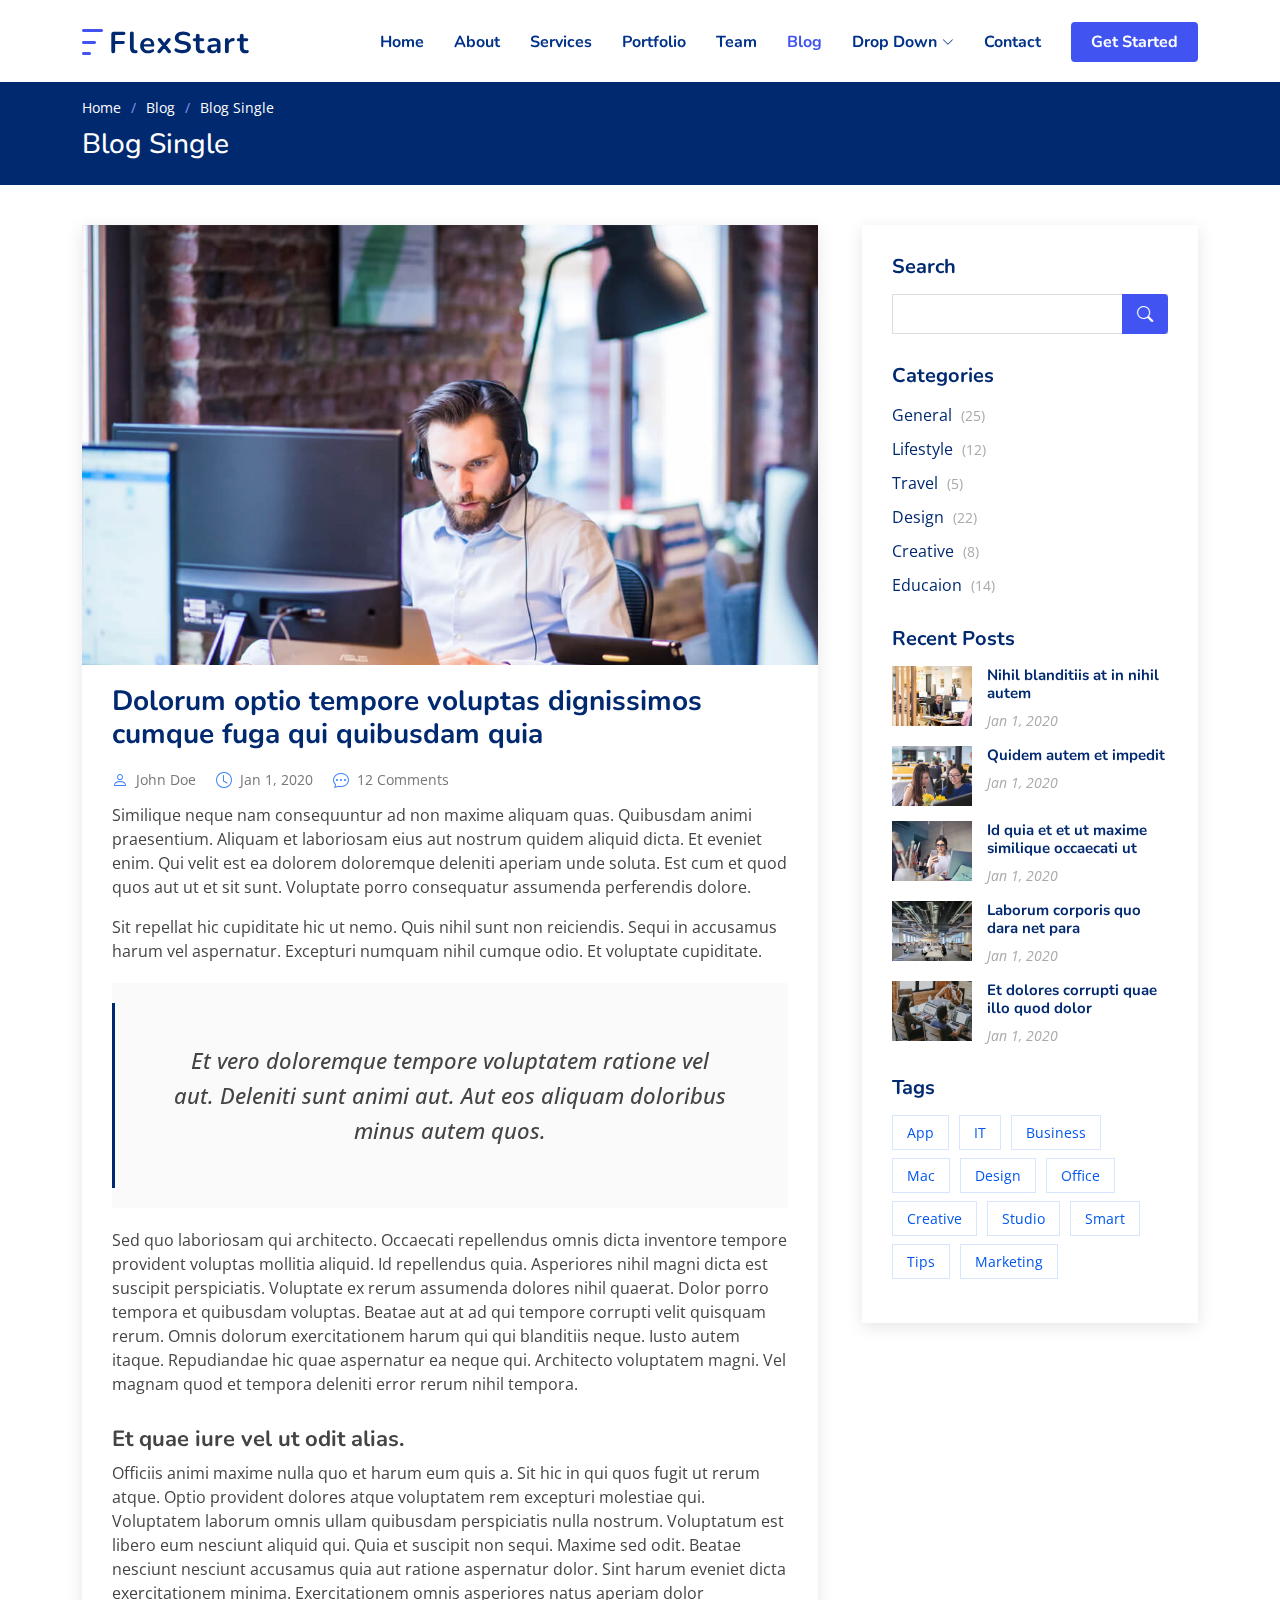
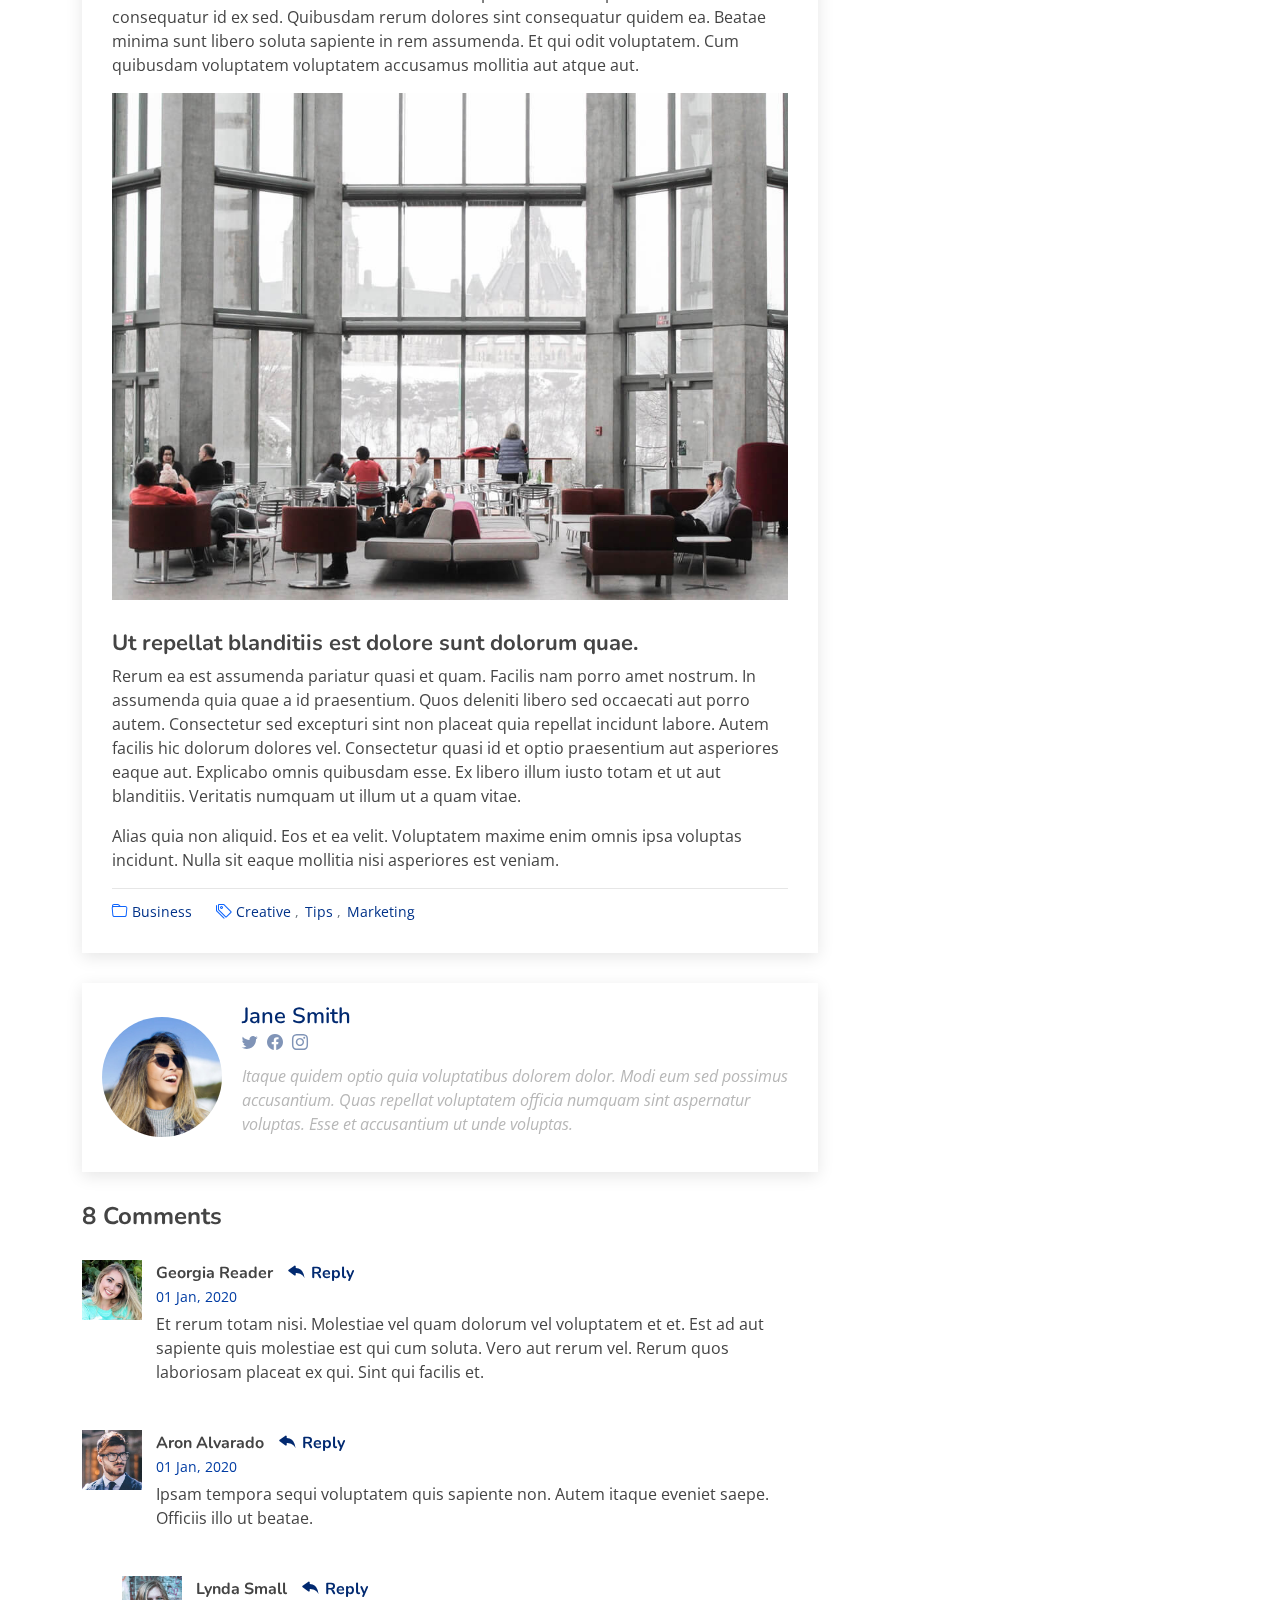
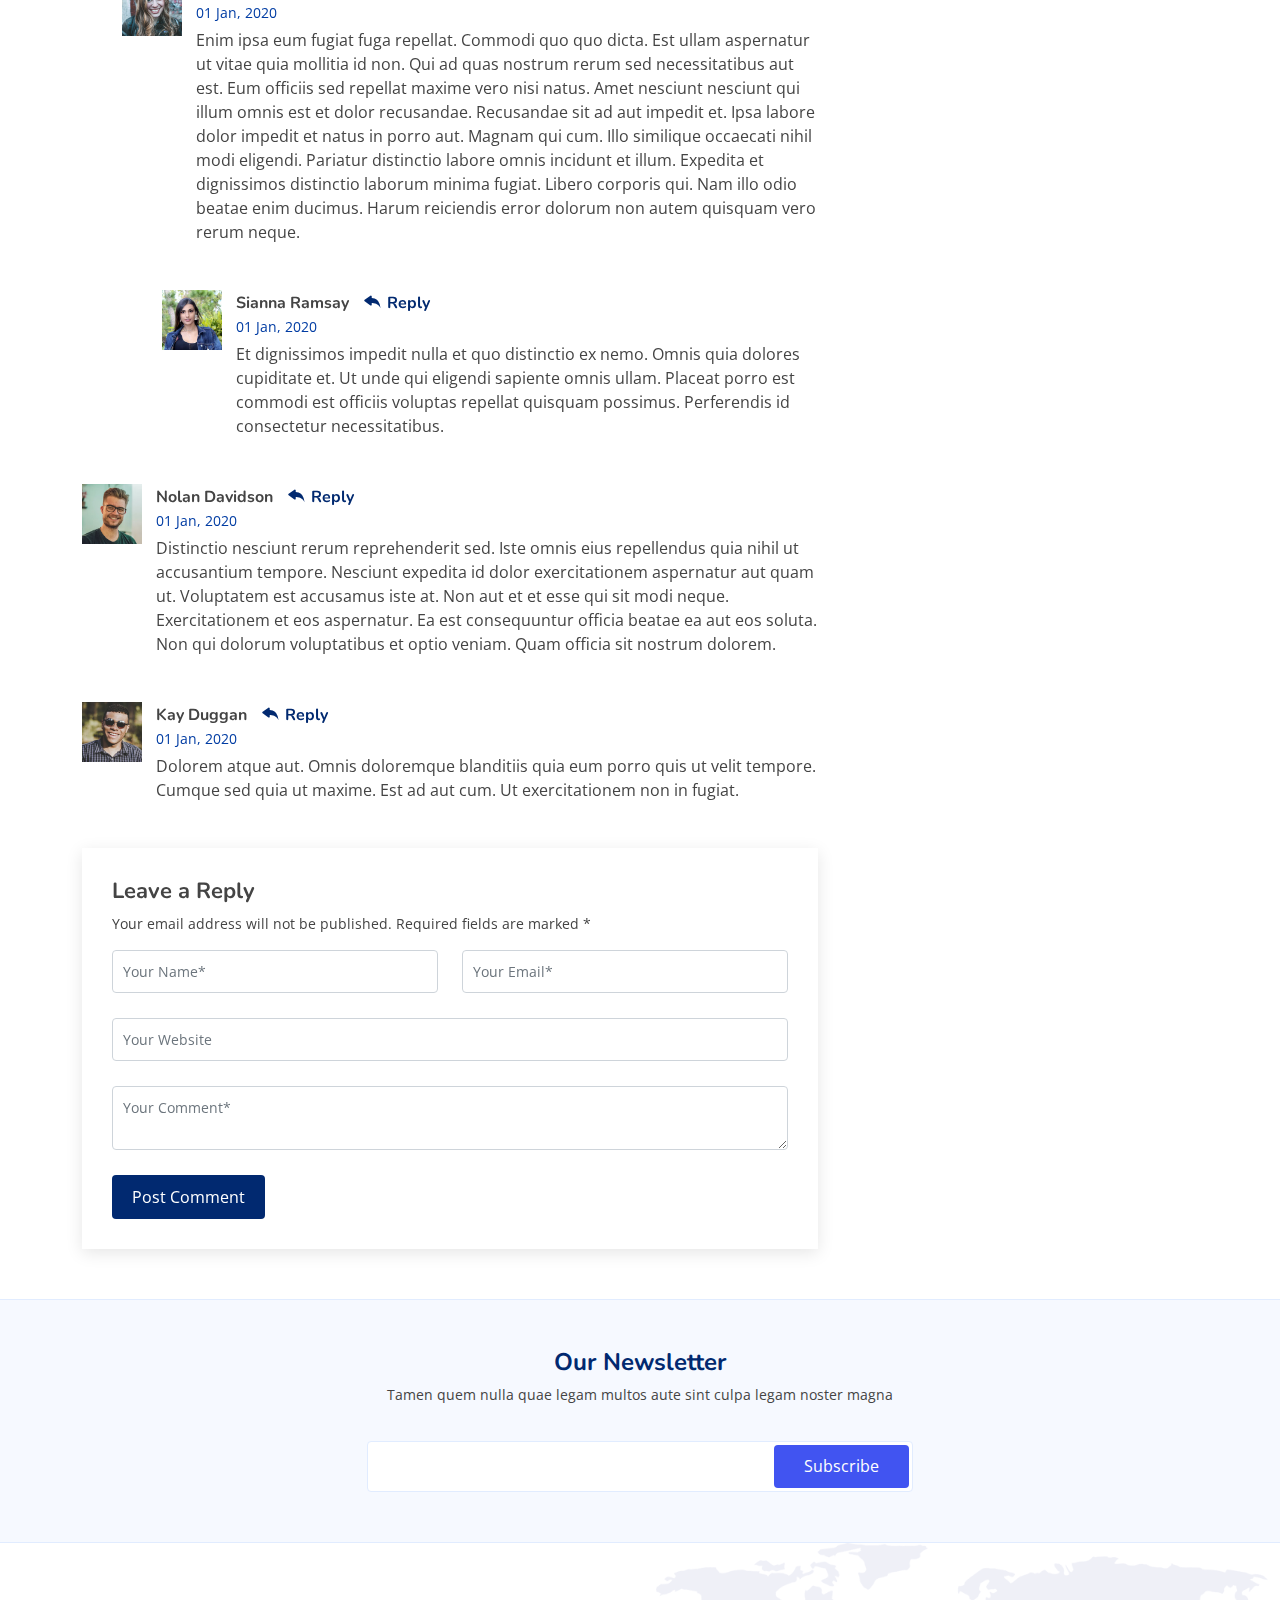
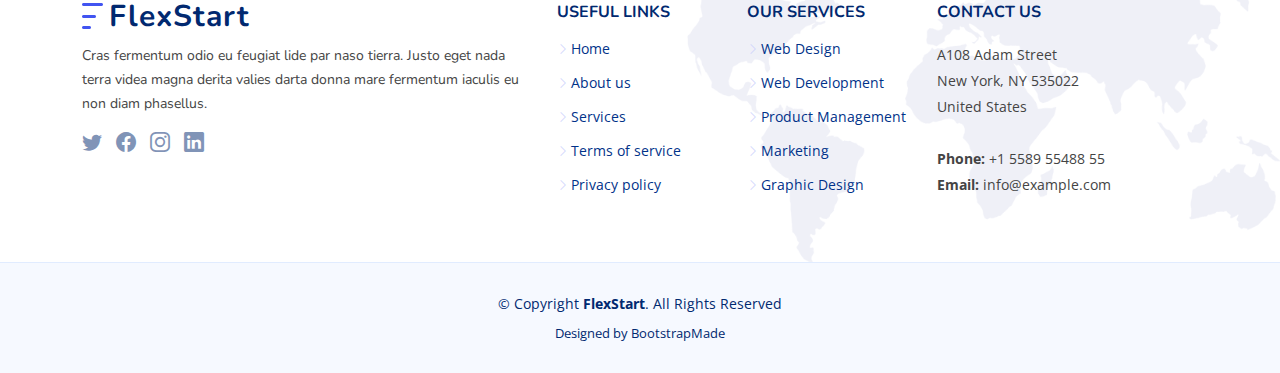
<file: blog-single.html>
<!DOCTYPE html>
<html lang="en">

<head>
  <meta charset="utf-8">
  <meta content="width=device-width, initial-scale=1.0" name="viewport">

  <title>Blog Single - FlexStart Bootstrap Template</title>
  <meta content="" name="description">
  <meta content="" name="keywords">

  <!-- Favicons -->
  <link href="assets/img/favicon.png" rel="icon">
  <link href="assets/img/apple-touch-icon.png" rel="apple-touch-icon">

  <!-- Google Fonts -->
  <link href="https://fonts.googleapis.com/css?family=Open+Sans:300,300i,400,400i,600,600i,700,700i|Nunito:300,300i,400,400i,600,600i,700,700i|Poppins:300,300i,400,400i,500,500i,600,600i,700,700i" rel="stylesheet">

  <!-- Vendor CSS Files -->
  <link href="assets/vendor/aos/aos.css" rel="stylesheet">
  <link href="assets/vendor/bootstrap/css/bootstrap.min.css" rel="stylesheet">
  <link href="assets/vendor/bootstrap-icons/bootstrap-icons.css" rel="stylesheet">
  <link href="assets/vendor/glightbox/css/glightbox.min.css" rel="stylesheet">
  <link href="assets/vendor/remixicon/remixicon.css" rel="stylesheet">
  <link href="assets/vendor/swiper/swiper-bundle.min.css" rel="stylesheet">

  <!-- Template Main CSS File -->
  <link href="assets/css/style.css" rel="stylesheet">

  <!-- =======================================================
  * Template Name: FlexStart - v1.12.0
  * Template URL: https://bootstrapmade.com/flexstart-bootstrap-startup-template/
  * Author: BootstrapMade.com
  * License: https://bootstrapmade.com/license/
  ======================================================== -->
</head>

<body>

  <!-- ======= Header ======= -->
  <header id="header" class="header fixed-top">
    <div class="container-fluid container-xl d-flex align-items-center justify-content-between">

      <a href="index.html" class="logo d-flex align-items-center">
        <img src="assets/img/logo.png" alt="">
        <span>FlexStart</span>
      </a>

      <nav id="navbar" class="navbar">
        <ul>
          <li><a class="nav-link scrollto " href="#hero">Home</a></li>
          <li><a class="nav-link scrollto" href="#about">About</a></li>
          <li><a class="nav-link scrollto" href="#services">Services</a></li>
          <li><a class="nav-link scrollto" href="#portfolio">Portfolio</a></li>
          <li><a class="nav-link scrollto" href="#team">Team</a></li>
          <li><a class="active" href="blog.html">Blog</a></li>
          <li class="dropdown"><a href="#"><span>Drop Down</span> <i class="bi bi-chevron-down"></i></a>
            <ul>
              <li><a href="#">Drop Down 1</a></li>
              <li class="dropdown"><a href="#"><span>Deep Drop Down</span> <i class="bi bi-chevron-right"></i></a>
                <ul>
                  <li><a href="#">Deep Drop Down 1</a></li>
                  <li><a href="#">Deep Drop Down 2</a></li>
                  <li><a href="#">Deep Drop Down 3</a></li>
                  <li><a href="#">Deep Drop Down 4</a></li>
                  <li><a href="#">Deep Drop Down 5</a></li>
                </ul>
              </li>
              <li><a href="#">Drop Down 2</a></li>
              <li><a href="#">Drop Down 3</a></li>
              <li><a href="#">Drop Down 4</a></li>
            </ul>
          </li>
          <li><a class="nav-link scrollto" href="#contact">Contact</a></li>
          <li><a class="getstarted scrollto" href="#about">Get Started</a></li>
        </ul>
        <i class="bi bi-list mobile-nav-toggle"></i>
      </nav><!-- .navbar -->

    </div>
  </header><!-- End Header -->

  <main id="main">

    <!-- ======= Breadcrumbs ======= -->
    <section class="breadcrumbs">
      <div class="container">

        <ol>
          <li><a href="index.html">Home</a></li>
          <li><a href="blog.html">Blog</a></li>
          <li>Blog Single</li>
        </ol>
        <h2>Blog Single</h2>

      </div>
    </section><!-- End Breadcrumbs -->

    <!-- ======= Blog Single Section ======= -->
    <section id="blog" class="blog">
      <div class="container" data-aos="fade-up">

        <div class="row">

          <div class="col-lg-8 entries">

            <article class="entry entry-single">

              <div class="entry-img">
                <img src="assets/img/blog/blog-1.jpg" alt="" class="img-fluid">
              </div>

              <h2 class="entry-title">
                <a href="blog-single.html">Dolorum optio tempore voluptas dignissimos cumque fuga qui quibusdam quia</a>
              </h2>

              <div class="entry-meta">
                <ul>
                  <li class="d-flex align-items-center"><i class="bi bi-person"></i> <a href="blog-single.html">John Doe</a></li>
                  <li class="d-flex align-items-center"><i class="bi bi-clock"></i> <a href="blog-single.html"><time datetime="2020-01-01">Jan 1, 2020</time></a></li>
                  <li class="d-flex align-items-center"><i class="bi bi-chat-dots"></i> <a href="blog-single.html">12 Comments</a></li>
                </ul>
              </div>

              <div class="entry-content">
                <p>
                  Similique neque nam consequuntur ad non maxime aliquam quas. Quibusdam animi praesentium. Aliquam et laboriosam eius aut nostrum quidem aliquid dicta.
                  Et eveniet enim. Qui velit est ea dolorem doloremque deleniti aperiam unde soluta. Est cum et quod quos aut ut et sit sunt. Voluptate porro consequatur assumenda perferendis dolore.
                </p>

                <p>
                  Sit repellat hic cupiditate hic ut nemo. Quis nihil sunt non reiciendis. Sequi in accusamus harum vel aspernatur. Excepturi numquam nihil cumque odio. Et voluptate cupiditate.
                </p>

                <blockquote>
                  <p>
                    Et vero doloremque tempore voluptatem ratione vel aut. Deleniti sunt animi aut. Aut eos aliquam doloribus minus autem quos.
                  </p>
                </blockquote>

                <p>
                  Sed quo laboriosam qui architecto. Occaecati repellendus omnis dicta inventore tempore provident voluptas mollitia aliquid. Id repellendus quia. Asperiores nihil magni dicta est suscipit perspiciatis. Voluptate ex rerum assumenda dolores nihil quaerat.
                  Dolor porro tempora et quibusdam voluptas. Beatae aut at ad qui tempore corrupti velit quisquam rerum. Omnis dolorum exercitationem harum qui qui blanditiis neque.
                  Iusto autem itaque. Repudiandae hic quae aspernatur ea neque qui. Architecto voluptatem magni. Vel magnam quod et tempora deleniti error rerum nihil tempora.
                </p>

                <h3>Et quae iure vel ut odit alias.</h3>
                <p>
                  Officiis animi maxime nulla quo et harum eum quis a. Sit hic in qui quos fugit ut rerum atque. Optio provident dolores atque voluptatem rem excepturi molestiae qui. Voluptatem laborum omnis ullam quibusdam perspiciatis nulla nostrum. Voluptatum est libero eum nesciunt aliquid qui.
                  Quia et suscipit non sequi. Maxime sed odit. Beatae nesciunt nesciunt accusamus quia aut ratione aspernatur dolor. Sint harum eveniet dicta exercitationem minima. Exercitationem omnis asperiores natus aperiam dolor consequatur id ex sed. Quibusdam rerum dolores sint consequatur quidem ea.
                  Beatae minima sunt libero soluta sapiente in rem assumenda. Et qui odit voluptatem. Cum quibusdam voluptatem voluptatem accusamus mollitia aut atque aut.
                </p>
                <img src="assets/img/blog/blog-inside-post.jpg" class="img-fluid" alt="">

                <h3>Ut repellat blanditiis est dolore sunt dolorum quae.</h3>
                <p>
                  Rerum ea est assumenda pariatur quasi et quam. Facilis nam porro amet nostrum. In assumenda quia quae a id praesentium. Quos deleniti libero sed occaecati aut porro autem. Consectetur sed excepturi sint non placeat quia repellat incidunt labore. Autem facilis hic dolorum dolores vel.
                  Consectetur quasi id et optio praesentium aut asperiores eaque aut. Explicabo omnis quibusdam esse. Ex libero illum iusto totam et ut aut blanditiis. Veritatis numquam ut illum ut a quam vitae.
                </p>
                <p>
                  Alias quia non aliquid. Eos et ea velit. Voluptatem maxime enim omnis ipsa voluptas incidunt. Nulla sit eaque mollitia nisi asperiores est veniam.
                </p>

              </div>

              <div class="entry-footer">
                <i class="bi bi-folder"></i>
                <ul class="cats">
                  <li><a href="#">Business</a></li>
                </ul>

                <i class="bi bi-tags"></i>
                <ul class="tags">
                  <li><a href="#">Creative</a></li>
                  <li><a href="#">Tips</a></li>
                  <li><a href="#">Marketing</a></li>
                </ul>
              </div>

            </article><!-- End blog entry -->

            <div class="blog-author d-flex align-items-center">
              <img src="assets/img/blog/blog-author.jpg" class="rounded-circle float-left" alt="">
              <div>
                <h4>Jane Smith</h4>
                <div class="social-links">
                  <a href="https://twitters.com/#"><i class="bi bi-twitter"></i></a>
                  <a href="https://facebook.com/#"><i class="bi bi-facebook"></i></a>
                  <a href="https://instagram.com/#"><i class="biu bi-instagram"></i></a>
                </div>
                <p>
                  Itaque quidem optio quia voluptatibus dolorem dolor. Modi eum sed possimus accusantium. Quas repellat voluptatem officia numquam sint aspernatur voluptas. Esse et accusantium ut unde voluptas.
                </p>
              </div>
            </div><!-- End blog author bio -->

            <div class="blog-comments">

              <h4 class="comments-count">8 Comments</h4>

              <div id="comment-1" class="comment">
                <div class="d-flex">
                  <div class="comment-img"><img src="assets/img/blog/comments-1.jpg" alt=""></div>
                  <div>
                    <h5><a href="">Georgia Reader</a> <a href="#" class="reply"><i class="bi bi-reply-fill"></i> Reply</a></h5>
                    <time datetime="2020-01-01">01 Jan, 2020</time>
                    <p>
                      Et rerum totam nisi. Molestiae vel quam dolorum vel voluptatem et et. Est ad aut sapiente quis molestiae est qui cum soluta.
                      Vero aut rerum vel. Rerum quos laboriosam placeat ex qui. Sint qui facilis et.
                    </p>
                  </div>
                </div>
              </div><!-- End comment #1 -->

              <div id="comment-2" class="comment">
                <div class="d-flex">
                  <div class="comment-img"><img src="assets/img/blog/comments-2.jpg" alt=""></div>
                  <div>
                    <h5><a href="">Aron Alvarado</a> <a href="#" class="reply"><i class="bi bi-reply-fill"></i> Reply</a></h5>
                    <time datetime="2020-01-01">01 Jan, 2020</time>
                    <p>
                      Ipsam tempora sequi voluptatem quis sapiente non. Autem itaque eveniet saepe. Officiis illo ut beatae.
                    </p>
                  </div>
                </div>

                <div id="comment-reply-1" class="comment comment-reply">
                  <div class="d-flex">
                    <div class="comment-img"><img src="assets/img/blog/comments-3.jpg" alt=""></div>
                    <div>
                      <h5><a href="">Lynda Small</a> <a href="#" class="reply"><i class="bi bi-reply-fill"></i> Reply</a></h5>
                      <time datetime="2020-01-01">01 Jan, 2020</time>
                      <p>
                        Enim ipsa eum fugiat fuga repellat. Commodi quo quo dicta. Est ullam aspernatur ut vitae quia mollitia id non. Qui ad quas nostrum rerum sed necessitatibus aut est. Eum officiis sed repellat maxime vero nisi natus. Amet nesciunt nesciunt qui illum omnis est et dolor recusandae.

                        Recusandae sit ad aut impedit et. Ipsa labore dolor impedit et natus in porro aut. Magnam qui cum. Illo similique occaecati nihil modi eligendi. Pariatur distinctio labore omnis incidunt et illum. Expedita et dignissimos distinctio laborum minima fugiat.

                        Libero corporis qui. Nam illo odio beatae enim ducimus. Harum reiciendis error dolorum non autem quisquam vero rerum neque.
                      </p>
                    </div>
                  </div>

                  <div id="comment-reply-2" class="comment comment-reply">
                    <div class="d-flex">
                      <div class="comment-img"><img src="assets/img/blog/comments-4.jpg" alt=""></div>
                      <div>
                        <h5><a href="">Sianna Ramsay</a> <a href="#" class="reply"><i class="bi bi-reply-fill"></i> Reply</a></h5>
                        <time datetime="2020-01-01">01 Jan, 2020</time>
                        <p>
                          Et dignissimos impedit nulla et quo distinctio ex nemo. Omnis quia dolores cupiditate et. Ut unde qui eligendi sapiente omnis ullam. Placeat porro est commodi est officiis voluptas repellat quisquam possimus. Perferendis id consectetur necessitatibus.
                        </p>
                      </div>
                    </div>

                  </div><!-- End comment reply #2-->

                </div><!-- End comment reply #1-->

              </div><!-- End comment #2-->

              <div id="comment-3" class="comment">
                <div class="d-flex">
                  <div class="comment-img"><img src="assets/img/blog/comments-5.jpg" alt=""></div>
                  <div>
                    <h5><a href="">Nolan Davidson</a> <a href="#" class="reply"><i class="bi bi-reply-fill"></i> Reply</a></h5>
                    <time datetime="2020-01-01">01 Jan, 2020</time>
                    <p>
                      Distinctio nesciunt rerum reprehenderit sed. Iste omnis eius repellendus quia nihil ut accusantium tempore. Nesciunt expedita id dolor exercitationem aspernatur aut quam ut. Voluptatem est accusamus iste at.
                      Non aut et et esse qui sit modi neque. Exercitationem et eos aspernatur. Ea est consequuntur officia beatae ea aut eos soluta. Non qui dolorum voluptatibus et optio veniam. Quam officia sit nostrum dolorem.
                    </p>
                  </div>
                </div>

              </div><!-- End comment #3 -->

              <div id="comment-4" class="comment">
                <div class="d-flex">
                  <div class="comment-img"><img src="assets/img/blog/comments-6.jpg" alt=""></div>
                  <div>
                    <h5><a href="">Kay Duggan</a> <a href="#" class="reply"><i class="bi bi-reply-fill"></i> Reply</a></h5>
                    <time datetime="2020-01-01">01 Jan, 2020</time>
                    <p>
                      Dolorem atque aut. Omnis doloremque blanditiis quia eum porro quis ut velit tempore. Cumque sed quia ut maxime. Est ad aut cum. Ut exercitationem non in fugiat.
                    </p>
                  </div>
                </div>

              </div><!-- End comment #4 -->

              <div class="reply-form">
                <h4>Leave a Reply</h4>
                <p>Your email address will not be published. Required fields are marked * </p>
                <form action="">
                  <div class="row">
                    <div class="col-md-6 form-group">
                      <input name="name" type="text" class="form-control" placeholder="Your Name*">
                    </div>
                    <div class="col-md-6 form-group">
                      <input name="email" type="text" class="form-control" placeholder="Your Email*">
                    </div>
                  </div>
                  <div class="row">
                    <div class="col form-group">
                      <input name="website" type="text" class="form-control" placeholder="Your Website">
                    </div>
                  </div>
                  <div class="row">
                    <div class="col form-group">
                      <textarea name="comment" class="form-control" placeholder="Your Comment*"></textarea>
                    </div>
                  </div>
                  <button type="submit" class="btn btn-primary">Post Comment</button>

                </form>

              </div>

            </div><!-- End blog comments -->

          </div><!-- End blog entries list -->

          <div class="col-lg-4">

            <div class="sidebar">

              <h3 class="sidebar-title">Search</h3>
              <div class="sidebar-item search-form">
                <form action="">
                  <input type="text">
                  <button type="submit"><i class="bi bi-search"></i></button>
                </form>
              </div><!-- End sidebar search formn-->

              <h3 class="sidebar-title">Categories</h3>
              <div class="sidebar-item categories">
                <ul>
                  <li><a href="#">General <span>(25)</span></a></li>
                  <li><a href="#">Lifestyle <span>(12)</span></a></li>
                  <li><a href="#">Travel <span>(5)</span></a></li>
                  <li><a href="#">Design <span>(22)</span></a></li>
                  <li><a href="#">Creative <span>(8)</span></a></li>
                  <li><a href="#">Educaion <span>(14)</span></a></li>
                </ul>
              </div><!-- End sidebar categories-->

              <h3 class="sidebar-title">Recent Posts</h3>
              <div class="sidebar-item recent-posts">
                <div class="post-item clearfix">
                  <img src="assets/img/blog/blog-recent-1.jpg" alt="">
                  <h4><a href="blog-single.html">Nihil blanditiis at in nihil autem</a></h4>
                  <time datetime="2020-01-01">Jan 1, 2020</time>
                </div>

                <div class="post-item clearfix">
                  <img src="assets/img/blog/blog-recent-2.jpg" alt="">
                  <h4><a href="blog-single.html">Quidem autem et impedit</a></h4>
                  <time datetime="2020-01-01">Jan 1, 2020</time>
                </div>

                <div class="post-item clearfix">
                  <img src="assets/img/blog/blog-recent-3.jpg" alt="">
                  <h4><a href="blog-single.html">Id quia et et ut maxime similique occaecati ut</a></h4>
                  <time datetime="2020-01-01">Jan 1, 2020</time>
                </div>

                <div class="post-item clearfix">
                  <img src="assets/img/blog/blog-recent-4.jpg" alt="">
                  <h4><a href="blog-single.html">Laborum corporis quo dara net para</a></h4>
                  <time datetime="2020-01-01">Jan 1, 2020</time>
                </div>

                <div class="post-item clearfix">
                  <img src="assets/img/blog/blog-recent-5.jpg" alt="">
                  <h4><a href="blog-single.html">Et dolores corrupti quae illo quod dolor</a></h4>
                  <time datetime="2020-01-01">Jan 1, 2020</time>
                </div>

              </div><!-- End sidebar recent posts-->

              <h3 class="sidebar-title">Tags</h3>
              <div class="sidebar-item tags">
                <ul>
                  <li><a href="#">App</a></li>
                  <li><a href="#">IT</a></li>
                  <li><a href="#">Business</a></li>
                  <li><a href="#">Mac</a></li>
                  <li><a href="#">Design</a></li>
                  <li><a href="#">Office</a></li>
                  <li><a href="#">Creative</a></li>
                  <li><a href="#">Studio</a></li>
                  <li><a href="#">Smart</a></li>
                  <li><a href="#">Tips</a></li>
                  <li><a href="#">Marketing</a></li>
                </ul>
              </div><!-- End sidebar tags-->

            </div><!-- End sidebar -->

          </div><!-- End blog sidebar -->

        </div>

      </div>
    </section><!-- End Blog Single Section -->

  </main><!-- End #main -->

  <!-- ======= Footer ======= -->
  <footer id="footer" class="footer">

    <div class="footer-newsletter">
      <div class="container">
        <div class="row justify-content-center">
          <div class="col-lg-12 text-center">
            <h4>Our Newsletter</h4>
            <p>Tamen quem nulla quae legam multos aute sint culpa legam noster magna</p>
          </div>
          <div class="col-lg-6">
            <form action="" method="post">
              <input type="email" name="email"><input type="submit" value="Subscribe">
            </form>
          </div>
        </div>
      </div>
    </div>

    <div class="footer-top">
      <div class="container">
        <div class="row gy-4">
          <div class="col-lg-5 col-md-12 footer-info">
            <a href="index.html" class="logo d-flex align-items-center">
              <img src="assets/img/logo.png" alt="">
              <span>FlexStart</span>
            </a>
            <p>Cras fermentum odio eu feugiat lide par naso tierra. Justo eget nada terra videa magna derita valies darta donna mare fermentum iaculis eu non diam phasellus.</p>
            <div class="social-links mt-3">
              <a href="#" class="twitter"><i class="bi bi-twitter"></i></a>
              <a href="#" class="facebook"><i class="bi bi-facebook"></i></a>
              <a href="#" class="instagram"><i class="bi bi-instagram"></i></a>
              <a href="#" class="linkedin"><i class="bi bi-linkedin"></i></a>
            </div>
          </div>

          <div class="col-lg-2 col-6 footer-links">
            <h4>Useful Links</h4>
            <ul>
              <li><i class="bi bi-chevron-right"></i> <a href="#">Home</a></li>
              <li><i class="bi bi-chevron-right"></i> <a href="#">About us</a></li>
              <li><i class="bi bi-chevron-right"></i> <a href="#">Services</a></li>
              <li><i class="bi bi-chevron-right"></i> <a href="#">Terms of service</a></li>
              <li><i class="bi bi-chevron-right"></i> <a href="#">Privacy policy</a></li>
            </ul>
          </div>

          <div class="col-lg-2 col-6 footer-links">
            <h4>Our Services</h4>
            <ul>
              <li><i class="bi bi-chevron-right"></i> <a href="#">Web Design</a></li>
              <li><i class="bi bi-chevron-right"></i> <a href="#">Web Development</a></li>
              <li><i class="bi bi-chevron-right"></i> <a href="#">Product Management</a></li>
              <li><i class="bi bi-chevron-right"></i> <a href="#">Marketing</a></li>
              <li><i class="bi bi-chevron-right"></i> <a href="#">Graphic Design</a></li>
            </ul>
          </div>

          <div class="col-lg-3 col-md-12 footer-contact text-center text-md-start">
            <h4>Contact Us</h4>
            <p>
              A108 Adam Street <br>
              New York, NY 535022<br>
              United States <br><br>
              <strong>Phone:</strong> +1 5589 55488 55<br>
              <strong>Email:</strong> info@example.com<br>
            </p>

          </div>

        </div>
      </div>
    </div>

    <div class="container">
      <div class="copyright">
        &copy; Copyright <strong><span>FlexStart</span></strong>. All Rights Reserved
      </div>
      <div class="credits">
        <!-- All the links in the footer should remain intact. -->
        <!-- You can delete the links only if you purchased the pro version. -->
        <!-- Licensing information: https://bootstrapmade.com/license/ -->
        <!-- Purchase the pro version with working PHP/AJAX contact form: https://bootstrapmade.com/flexstart-bootstrap-startup-template/ -->
        Designed by <a href="https://bootstrapmade.com/">BootstrapMade</a>
      </div>
    </div>
  </footer><!-- End Footer -->

  <a href="#" class="back-to-top d-flex align-items-center justify-content-center"><i class="bi bi-arrow-up-short"></i></a>

  <!-- Vendor JS Files -->
  <script src="assets/vendor/purecounter/purecounter_vanilla.js"></script>
  <script src="assets/vendor/aos/aos.js"></script>
  <script src="assets/vendor/bootstrap/js/bootstrap.bundle.min.js"></script>
  <script src="assets/vendor/glightbox/js/glightbox.min.js"></script>
  <script src="assets/vendor/isotope-layout/isotope.pkgd.min.js"></script>
  <script src="assets/vendor/swiper/swiper-bundle.min.js"></script>
  <script src="assets/vendor/php-email-form/validate.js"></script>

  <!-- Template Main JS File -->
  <script src="assets/js/main.js"></script>

</body>

</html>
</file>
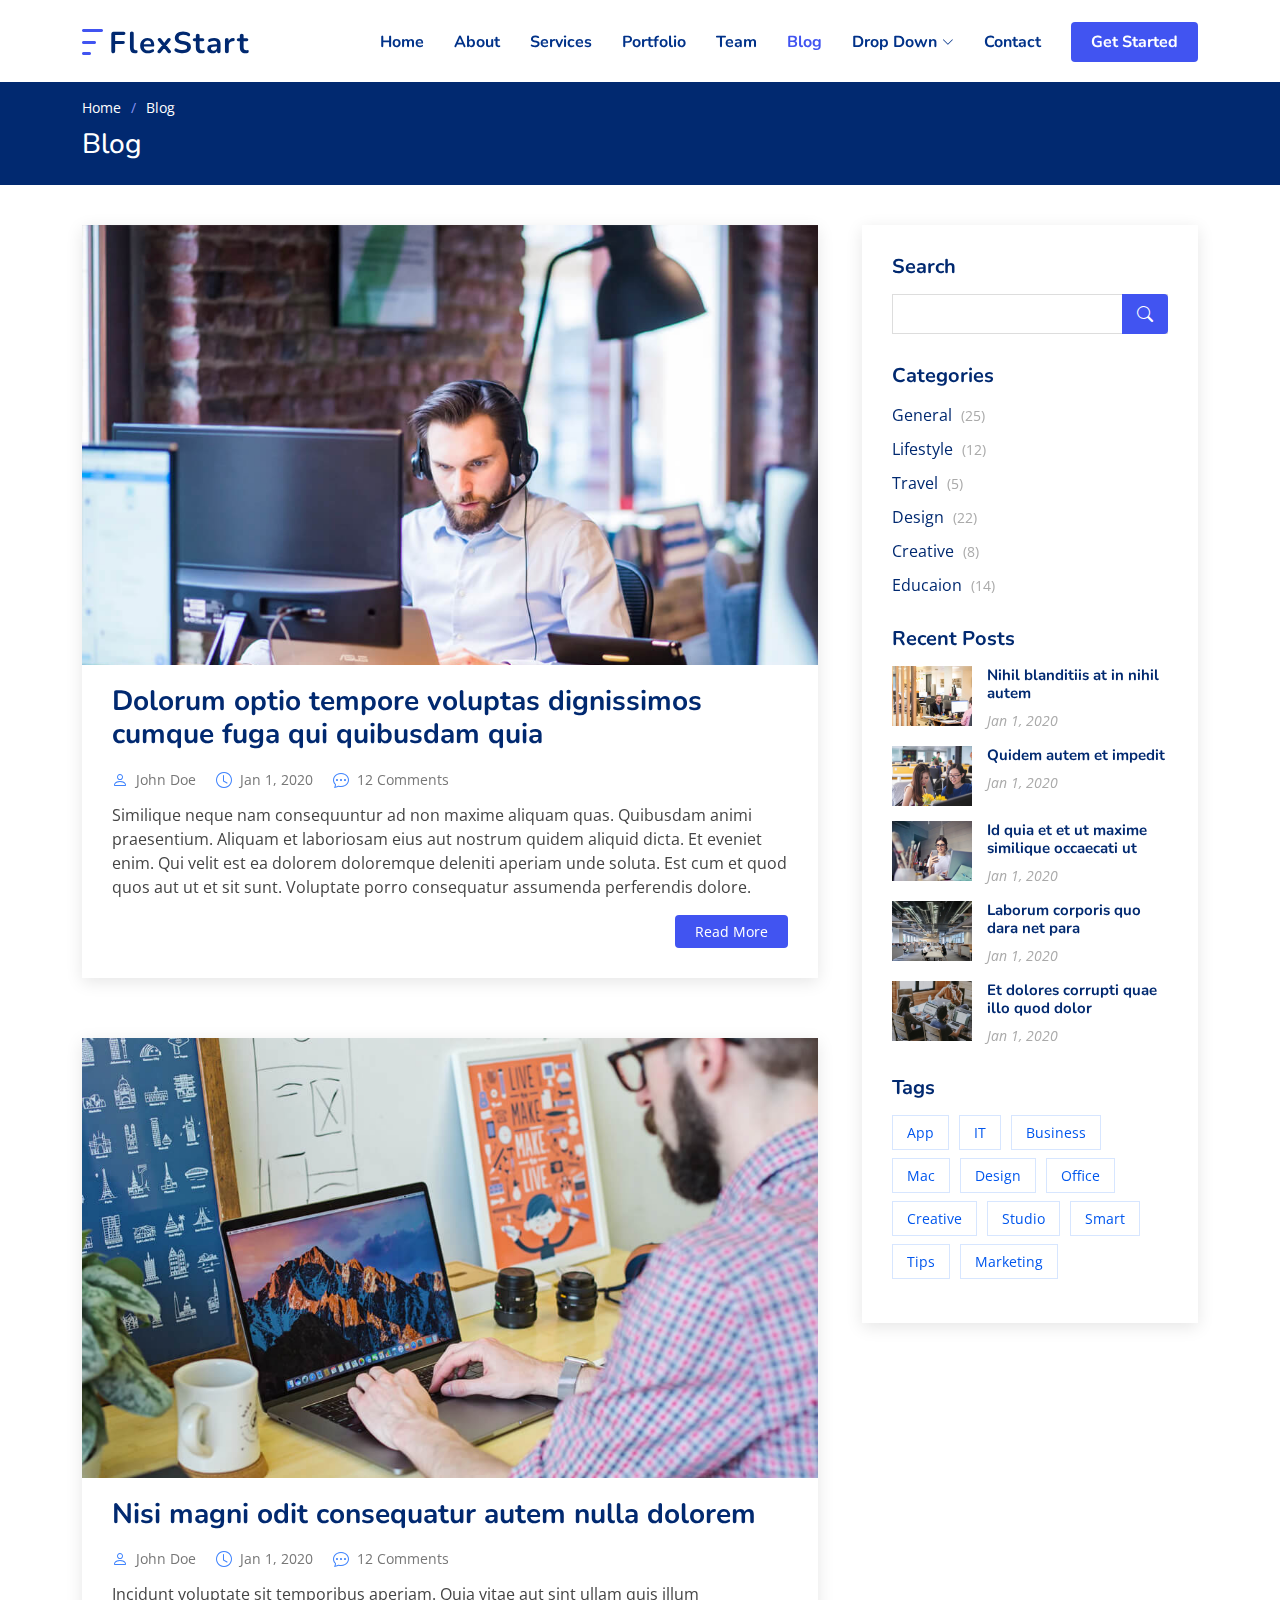
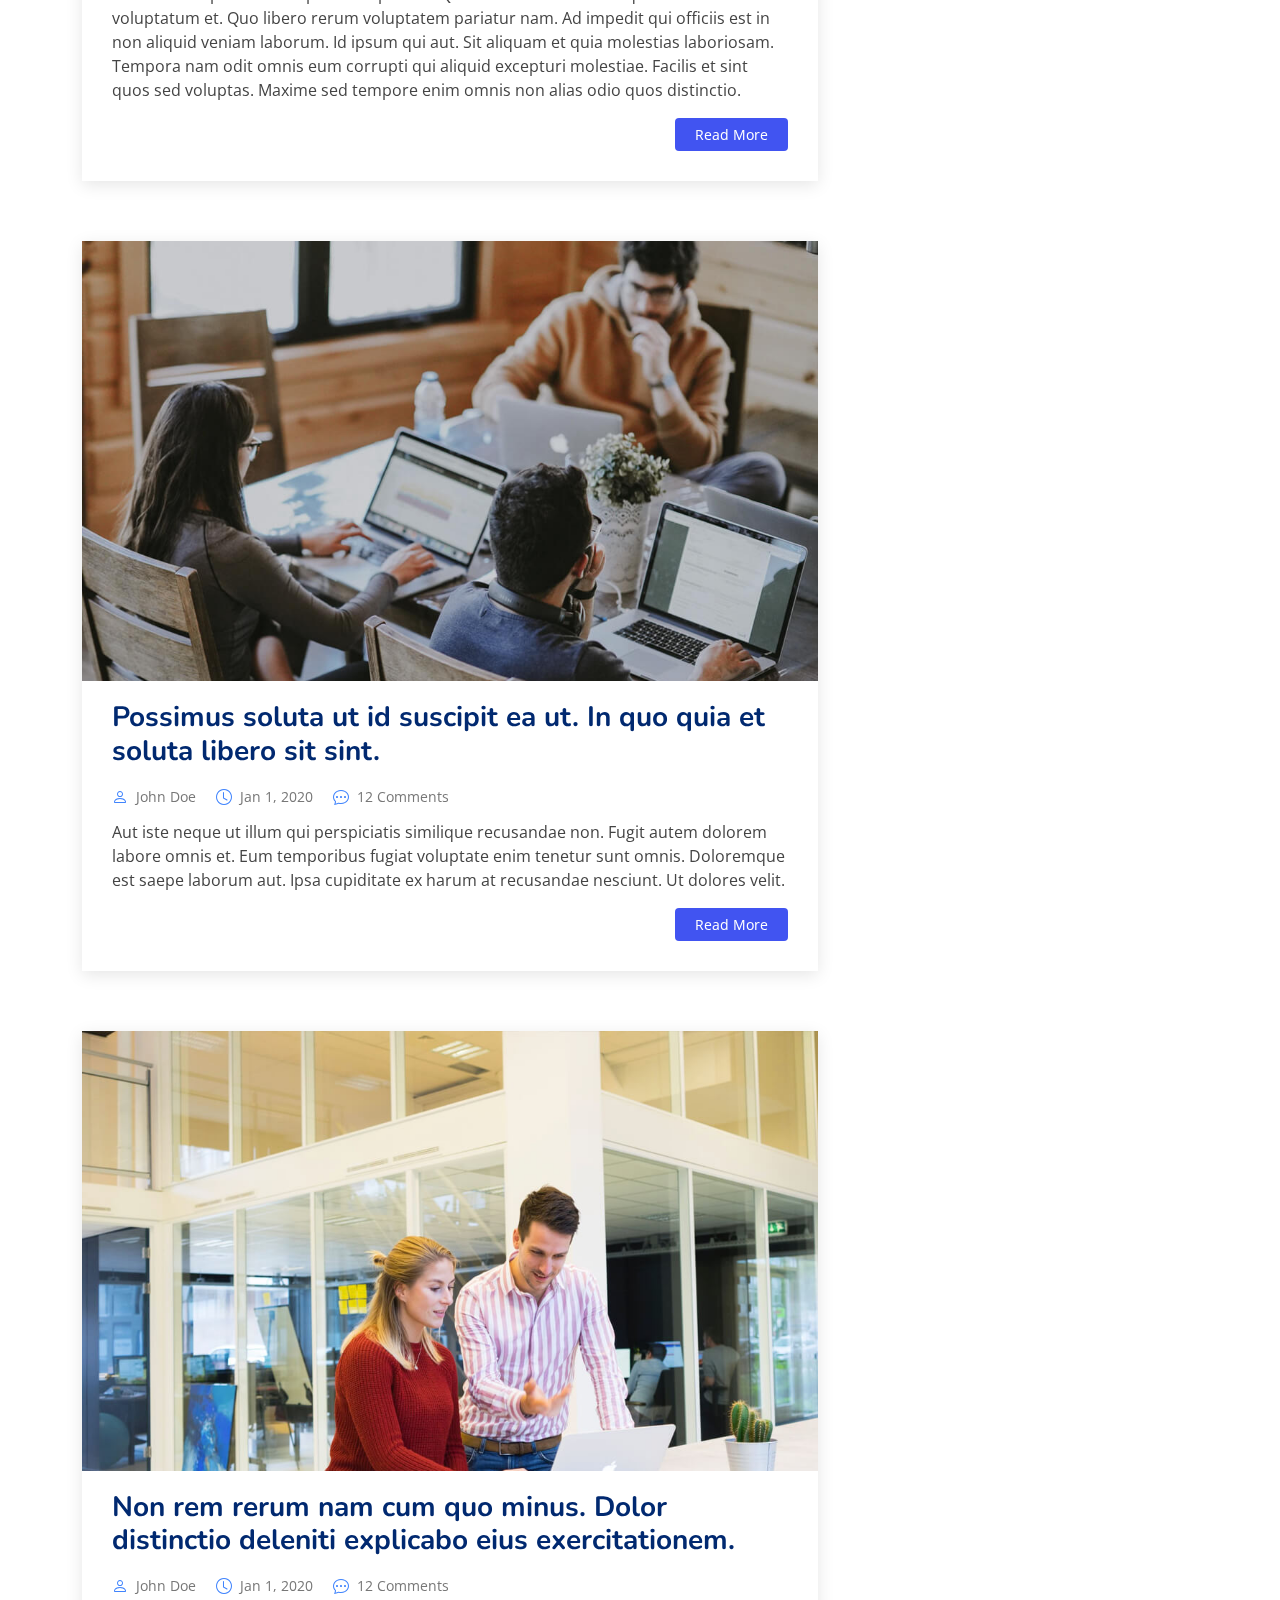
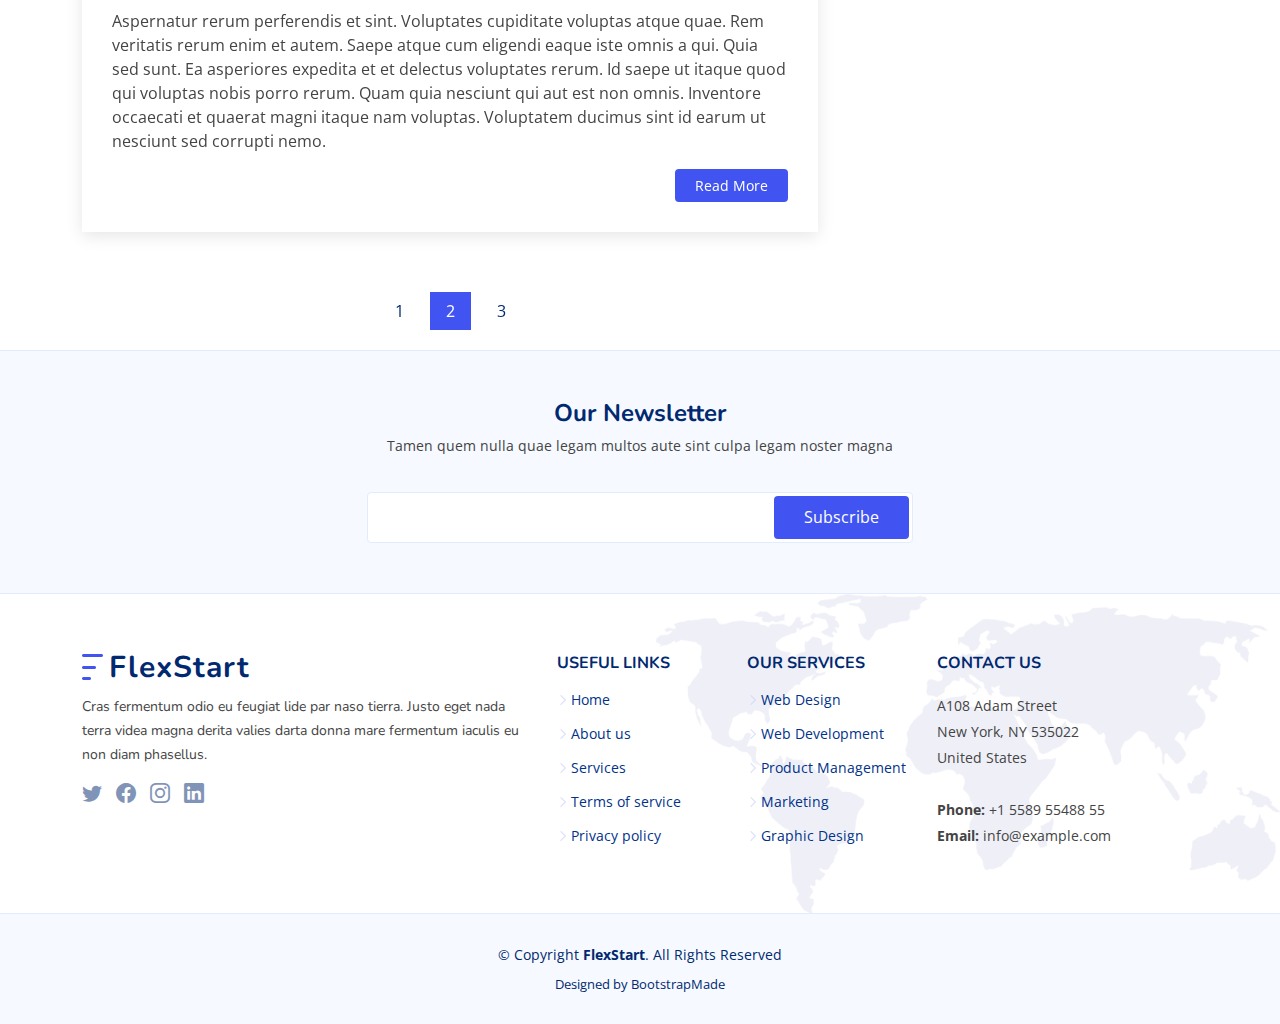
<file: blog.html>
<!DOCTYPE html>
<html lang="en">

<head>
  <meta charset="utf-8">
  <meta content="width=device-width, initial-scale=1.0" name="viewport">

  <title>Blog - FlexStart Bootstrap Template</title>
  <meta content="" name="description">
  <meta content="" name="keywords">

  <!-- Favicons -->
  <link href="assets/img/favicon.png" rel="icon">
  <link href="assets/img/apple-touch-icon.png" rel="apple-touch-icon">

  <!-- Google Fonts -->
  <link href="https://fonts.googleapis.com/css?family=Open+Sans:300,300i,400,400i,600,600i,700,700i|Nunito:300,300i,400,400i,600,600i,700,700i|Poppins:300,300i,400,400i,500,500i,600,600i,700,700i" rel="stylesheet">

  <!-- Vendor CSS Files -->
  <link href="assets/vendor/aos/aos.css" rel="stylesheet">
  <link href="assets/vendor/bootstrap/css/bootstrap.min.css" rel="stylesheet">
  <link href="assets/vendor/bootstrap-icons/bootstrap-icons.css" rel="stylesheet">
  <link href="assets/vendor/glightbox/css/glightbox.min.css" rel="stylesheet">
  <link href="assets/vendor/remixicon/remixicon.css" rel="stylesheet">
  <link href="assets/vendor/swiper/swiper-bundle.min.css" rel="stylesheet">

  <!-- Template Main CSS File -->
  <link href="assets/css/style.css" rel="stylesheet">

  <!-- =======================================================
  * Template Name: FlexStart - v1.12.0
  * Template URL: https://bootstrapmade.com/flexstart-bootstrap-startup-template/
  * Author: BootstrapMade.com
  * License: https://bootstrapmade.com/license/
  ======================================================== -->
</head>

<body>

  <!-- ======= Header ======= -->
  <header id="header" class="header fixed-top">
    <div class="container-fluid container-xl d-flex align-items-center justify-content-between">

      <a href="index.html" class="logo d-flex align-items-center">
        <img src="assets/img/logo.png" alt="">
        <span>FlexStart</span>
      </a>

      <nav id="navbar" class="navbar">
        <ul>
          <li><a class="nav-link scrollto " href="#hero">Home</a></li>
          <li><a class="nav-link scrollto" href="#about">About</a></li>
          <li><a class="nav-link scrollto" href="#services">Services</a></li>
          <li><a class="nav-link scrollto" href="#portfolio">Portfolio</a></li>
          <li><a class="nav-link scrollto" href="#team">Team</a></li>
          <li><a class="active" href="blog.html">Blog</a></li>
          <li class="dropdown"><a href="#"><span>Drop Down</span> <i class="bi bi-chevron-down"></i></a>
            <ul>
              <li><a href="#">Drop Down 1</a></li>
              <li class="dropdown"><a href="#"><span>Deep Drop Down</span> <i class="bi bi-chevron-right"></i></a>
                <ul>
                  <li><a href="#">Deep Drop Down 1</a></li>
                  <li><a href="#">Deep Drop Down 2</a></li>
                  <li><a href="#">Deep Drop Down 3</a></li>
                  <li><a href="#">Deep Drop Down 4</a></li>
                  <li><a href="#">Deep Drop Down 5</a></li>
                </ul>
              </li>
              <li><a href="#">Drop Down 2</a></li>
              <li><a href="#">Drop Down 3</a></li>
              <li><a href="#">Drop Down 4</a></li>
            </ul>
          </li>
          <li><a class="nav-link scrollto" href="#contact">Contact</a></li>
          <li><a class="getstarted scrollto" href="#about">Get Started</a></li>
        </ul>
        <i class="bi bi-list mobile-nav-toggle"></i>
      </nav><!-- .navbar -->

    </div>
  </header><!-- End Header -->

  <main id="main">

    <!-- ======= Breadcrumbs ======= -->
    <section class="breadcrumbs">
      <div class="container">

        <ol>
          <li><a href="index.html">Home</a></li>
          <li>Blog</li>
        </ol>
        <h2>Blog</h2>

      </div>
    </section><!-- End Breadcrumbs -->

    <!-- ======= Blog Section ======= -->
    <section id="blog" class="blog">
      <div class="container" data-aos="fade-up">

        <div class="row">

          <div class="col-lg-8 entries">

            <article class="entry">

              <div class="entry-img">
                <img src="assets/img/blog/blog-1.jpg" alt="" class="img-fluid">
              </div>

              <h2 class="entry-title">
                <a href="blog-single.html">Dolorum optio tempore voluptas dignissimos cumque fuga qui quibusdam quia</a>
              </h2>

              <div class="entry-meta">
                <ul>
                  <li class="d-flex align-items-center"><i class="bi bi-person"></i> <a href="blog-single.html">John Doe</a></li>
                  <li class="d-flex align-items-center"><i class="bi bi-clock"></i> <a href="blog-single.html"><time datetime="2020-01-01">Jan 1, 2020</time></a></li>
                  <li class="d-flex align-items-center"><i class="bi bi-chat-dots"></i> <a href="blog-single.html">12 Comments</a></li>
                </ul>
              </div>

              <div class="entry-content">
                <p>
                  Similique neque nam consequuntur ad non maxime aliquam quas. Quibusdam animi praesentium. Aliquam et laboriosam eius aut nostrum quidem aliquid dicta.
                  Et eveniet enim. Qui velit est ea dolorem doloremque deleniti aperiam unde soluta. Est cum et quod quos aut ut et sit sunt. Voluptate porro consequatur assumenda perferendis dolore.
                </p>
                <div class="read-more">
                  <a href="blog-single.html">Read More</a>
                </div>
              </div>

            </article><!-- End blog entry -->

            <article class="entry">

              <div class="entry-img">
                <img src="assets/img/blog/blog-2.jpg" alt="" class="img-fluid">
              </div>

              <h2 class="entry-title">
                <a href="blog-single.html">Nisi magni odit consequatur autem nulla dolorem</a>
              </h2>

              <div class="entry-meta">
                <ul>
                  <li class="d-flex align-items-center"><i class="bi bi-person"></i> <a href="blog-single.html">John Doe</a></li>
                  <li class="d-flex align-items-center"><i class="bi bi-clock"></i> <a href="blog-single.html"><time datetime="2020-01-01">Jan 1, 2020</time></a></li>
                  <li class="d-flex align-items-center"><i class="bi bi-chat-dots"></i> <a href="blog-single.html">12 Comments</a></li>
                </ul>
              </div>

              <div class="entry-content">
                <p>
                  Incidunt voluptate sit temporibus aperiam. Quia vitae aut sint ullam quis illum voluptatum et. Quo libero rerum voluptatem pariatur nam.
                  Ad impedit qui officiis est in non aliquid veniam laborum. Id ipsum qui aut. Sit aliquam et quia molestias laboriosam. Tempora nam odit omnis eum corrupti qui aliquid excepturi molestiae. Facilis et sint quos sed voluptas. Maxime sed tempore enim omnis non alias odio quos distinctio.
                </p>
                <div class="read-more">
                  <a href="blog-single.html">Read More</a>
                </div>
              </div>

            </article><!-- End blog entry -->

            <article class="entry">

              <div class="entry-img">
                <img src="assets/img/blog/blog-3.jpg" alt="" class="img-fluid">
              </div>

              <h2 class="entry-title">
                <a href="blog-single.html">Possimus soluta ut id suscipit ea ut. In quo quia et soluta libero sit sint.</a>
              </h2>

              <div class="entry-meta">
                <ul>
                  <li class="d-flex align-items-center"><i class="bi bi-person"></i> <a href="blog-single.html">John Doe</a></li>
                  <li class="d-flex align-items-center"><i class="bi bi-clock"></i> <a href="blog-single.html"><time datetime="2020-01-01">Jan 1, 2020</time></a></li>
                  <li class="d-flex align-items-center"><i class="bi bi-chat-dots"></i> <a href="blog-single.html">12 Comments</a></li>
                </ul>
              </div>

              <div class="entry-content">
                <p>
                  Aut iste neque ut illum qui perspiciatis similique recusandae non. Fugit autem dolorem labore omnis et. Eum temporibus fugiat voluptate enim tenetur sunt omnis.
                  Doloremque est saepe laborum aut. Ipsa cupiditate ex harum at recusandae nesciunt. Ut dolores velit.
                </p>
                <div class="read-more">
                  <a href="blog-single.html">Read More</a>
                </div>
              </div>

            </article><!-- End blog entry -->

            <article class="entry">

              <div class="entry-img">
                <img src="assets/img/blog/blog-4.jpg" alt="" class="img-fluid">
              </div>

              <h2 class="entry-title">
                <a href="blog-single.html">Non rem rerum nam cum quo minus. Dolor distinctio deleniti explicabo eius exercitationem.</a>
              </h2>

              <div class="entry-meta">
                <ul>
                  <li class="d-flex align-items-center"><i class="bi bi-person"></i> <a href="blog-single.html">John Doe</a></li>
                  <li class="d-flex align-items-center"><i class="bi bi-clock"></i> <a href="blog-single.html"><time datetime="2020-01-01">Jan 1, 2020</time></a></li>
                  <li class="d-flex align-items-center"><i class="bi bi-chat-dots"></i> <a href="blog-single.html">12 Comments</a></li>
                </ul>
              </div>

              <div class="entry-content">
                <p>
                  Aspernatur rerum perferendis et sint. Voluptates cupiditate voluptas atque quae. Rem veritatis rerum enim et autem. Saepe atque cum eligendi eaque iste omnis a qui.
                  Quia sed sunt. Ea asperiores expedita et et delectus voluptates rerum. Id saepe ut itaque quod qui voluptas nobis porro rerum. Quam quia nesciunt qui aut est non omnis. Inventore occaecati et quaerat magni itaque nam voluptas. Voluptatem ducimus sint id earum ut nesciunt sed corrupti nemo.
                </p>
                <div class="read-more">
                  <a href="blog-single.html">Read More</a>
                </div>
              </div>

            </article><!-- End blog entry -->

            <div class="blog-pagination">
              <ul class="justify-content-center">
                <li><a href="#">1</a></li>
                <li class="active"><a href="#">2</a></li>
                <li><a href="#">3</a></li>
              </ul>
            </div>

          </div><!-- End blog entries list -->

          <div class="col-lg-4">

            <div class="sidebar">

              <h3 class="sidebar-title">Search</h3>
              <div class="sidebar-item search-form">
                <form action="">
                  <input type="text">
                  <button type="submit"><i class="bi bi-search"></i></button>
                </form>
              </div><!-- End sidebar search formn-->

              <h3 class="sidebar-title">Categories</h3>
              <div class="sidebar-item categories">
                <ul>
                  <li><a href="#">General <span>(25)</span></a></li>
                  <li><a href="#">Lifestyle <span>(12)</span></a></li>
                  <li><a href="#">Travel <span>(5)</span></a></li>
                  <li><a href="#">Design <span>(22)</span></a></li>
                  <li><a href="#">Creative <span>(8)</span></a></li>
                  <li><a href="#">Educaion <span>(14)</span></a></li>
                </ul>
              </div><!-- End sidebar categories-->

              <h3 class="sidebar-title">Recent Posts</h3>
              <div class="sidebar-item recent-posts">
                <div class="post-item clearfix">
                  <img src="assets/img/blog/blog-recent-1.jpg" alt="">
                  <h4><a href="blog-single.html">Nihil blanditiis at in nihil autem</a></h4>
                  <time datetime="2020-01-01">Jan 1, 2020</time>
                </div>

                <div class="post-item clearfix">
                  <img src="assets/img/blog/blog-recent-2.jpg" alt="">
                  <h4><a href="blog-single.html">Quidem autem et impedit</a></h4>
                  <time datetime="2020-01-01">Jan 1, 2020</time>
                </div>

                <div class="post-item clearfix">
                  <img src="assets/img/blog/blog-recent-3.jpg" alt="">
                  <h4><a href="blog-single.html">Id quia et et ut maxime similique occaecati ut</a></h4>
                  <time datetime="2020-01-01">Jan 1, 2020</time>
                </div>

                <div class="post-item clearfix">
                  <img src="assets/img/blog/blog-recent-4.jpg" alt="">
                  <h4><a href="blog-single.html">Laborum corporis quo dara net para</a></h4>
                  <time datetime="2020-01-01">Jan 1, 2020</time>
                </div>

                <div class="post-item clearfix">
                  <img src="assets/img/blog/blog-recent-5.jpg" alt="">
                  <h4><a href="blog-single.html">Et dolores corrupti quae illo quod dolor</a></h4>
                  <time datetime="2020-01-01">Jan 1, 2020</time>
                </div>

              </div><!-- End sidebar recent posts-->

              <h3 class="sidebar-title">Tags</h3>
              <div class="sidebar-item tags">
                <ul>
                  <li><a href="#">App</a></li>
                  <li><a href="#">IT</a></li>
                  <li><a href="#">Business</a></li>
                  <li><a href="#">Mac</a></li>
                  <li><a href="#">Design</a></li>
                  <li><a href="#">Office</a></li>
                  <li><a href="#">Creative</a></li>
                  <li><a href="#">Studio</a></li>
                  <li><a href="#">Smart</a></li>
                  <li><a href="#">Tips</a></li>
                  <li><a href="#">Marketing</a></li>
                </ul>
              </div><!-- End sidebar tags-->

            </div><!-- End sidebar -->

          </div><!-- End blog sidebar -->

        </div>

      </div>
    </section><!-- End Blog Section -->

  </main><!-- End #main -->

  <!-- ======= Footer ======= -->
  <footer id="footer" class="footer">

    <div class="footer-newsletter">
      <div class="container">
        <div class="row justify-content-center">
          <div class="col-lg-12 text-center">
            <h4>Our Newsletter</h4>
            <p>Tamen quem nulla quae legam multos aute sint culpa legam noster magna</p>
          </div>
          <div class="col-lg-6">
            <form action="" method="post">
              <input type="email" name="email"><input type="submit" value="Subscribe">
            </form>
          </div>
        </div>
      </div>
    </div>

    <div class="footer-top">
      <div class="container">
        <div class="row gy-4">
          <div class="col-lg-5 col-md-12 footer-info">
            <a href="index.html" class="logo d-flex align-items-center">
              <img src="assets/img/logo.png" alt="">
              <span>FlexStart</span>
            </a>
            <p>Cras fermentum odio eu feugiat lide par naso tierra. Justo eget nada terra videa magna derita valies darta donna mare fermentum iaculis eu non diam phasellus.</p>
            <div class="social-links mt-3">
              <a href="#" class="twitter"><i class="bi bi-twitter"></i></a>
              <a href="#" class="facebook"><i class="bi bi-facebook"></i></a>
              <a href="#" class="instagram"><i class="bi bi-instagram"></i></a>
              <a href="#" class="linkedin"><i class="bi bi-linkedin"></i></a>
            </div>
          </div>

          <div class="col-lg-2 col-6 footer-links">
            <h4>Useful Links</h4>
            <ul>
              <li><i class="bi bi-chevron-right"></i> <a href="#">Home</a></li>
              <li><i class="bi bi-chevron-right"></i> <a href="#">About us</a></li>
              <li><i class="bi bi-chevron-right"></i> <a href="#">Services</a></li>
              <li><i class="bi bi-chevron-right"></i> <a href="#">Terms of service</a></li>
              <li><i class="bi bi-chevron-right"></i> <a href="#">Privacy policy</a></li>
            </ul>
          </div>

          <div class="col-lg-2 col-6 footer-links">
            <h4>Our Services</h4>
            <ul>
              <li><i class="bi bi-chevron-right"></i> <a href="#">Web Design</a></li>
              <li><i class="bi bi-chevron-right"></i> <a href="#">Web Development</a></li>
              <li><i class="bi bi-chevron-right"></i> <a href="#">Product Management</a></li>
              <li><i class="bi bi-chevron-right"></i> <a href="#">Marketing</a></li>
              <li><i class="bi bi-chevron-right"></i> <a href="#">Graphic Design</a></li>
            </ul>
          </div>

          <div class="col-lg-3 col-md-12 footer-contact text-center text-md-start">
            <h4>Contact Us</h4>
            <p>
              A108 Adam Street <br>
              New York, NY 535022<br>
              United States <br><br>
              <strong>Phone:</strong> +1 5589 55488 55<br>
              <strong>Email:</strong> info@example.com<br>
            </p>

          </div>

        </div>
      </div>
    </div>

    <div class="container">
      <div class="copyright">
        &copy; Copyright <strong><span>FlexStart</span></strong>. All Rights Reserved
      </div>
      <div class="credits">
        <!-- All the links in the footer should remain intact. -->
        <!-- You can delete the links only if you purchased the pro version. -->
        <!-- Licensing information: https://bootstrapmade.com/license/ -->
        <!-- Purchase the pro version with working PHP/AJAX contact form: https://bootstrapmade.com/flexstart-bootstrap-startup-template/ -->
        Designed by <a href="https://bootstrapmade.com/">BootstrapMade</a>
      </div>
    </div>
  </footer><!-- End Footer -->

  <a href="#" class="back-to-top d-flex align-items-center justify-content-center"><i class="bi bi-arrow-up-short"></i></a>

  <!-- Vendor JS Files -->
  <script src="assets/vendor/purecounter/purecounter_vanilla.js"></script>
  <script src="assets/vendor/aos/aos.js"></script>
  <script src="assets/vendor/bootstrap/js/bootstrap.bundle.min.js"></script>
  <script src="assets/vendor/glightbox/js/glightbox.min.js"></script>
  <script src="assets/vendor/isotope-layout/isotope.pkgd.min.js"></script>
  <script src="assets/vendor/swiper/swiper-bundle.min.js"></script>
  <script src="assets/vendor/php-email-form/validate.js"></script>

  <!-- Template Main JS File -->
  <script src="assets/js/main.js"></script>

</body>

</html>
</file>
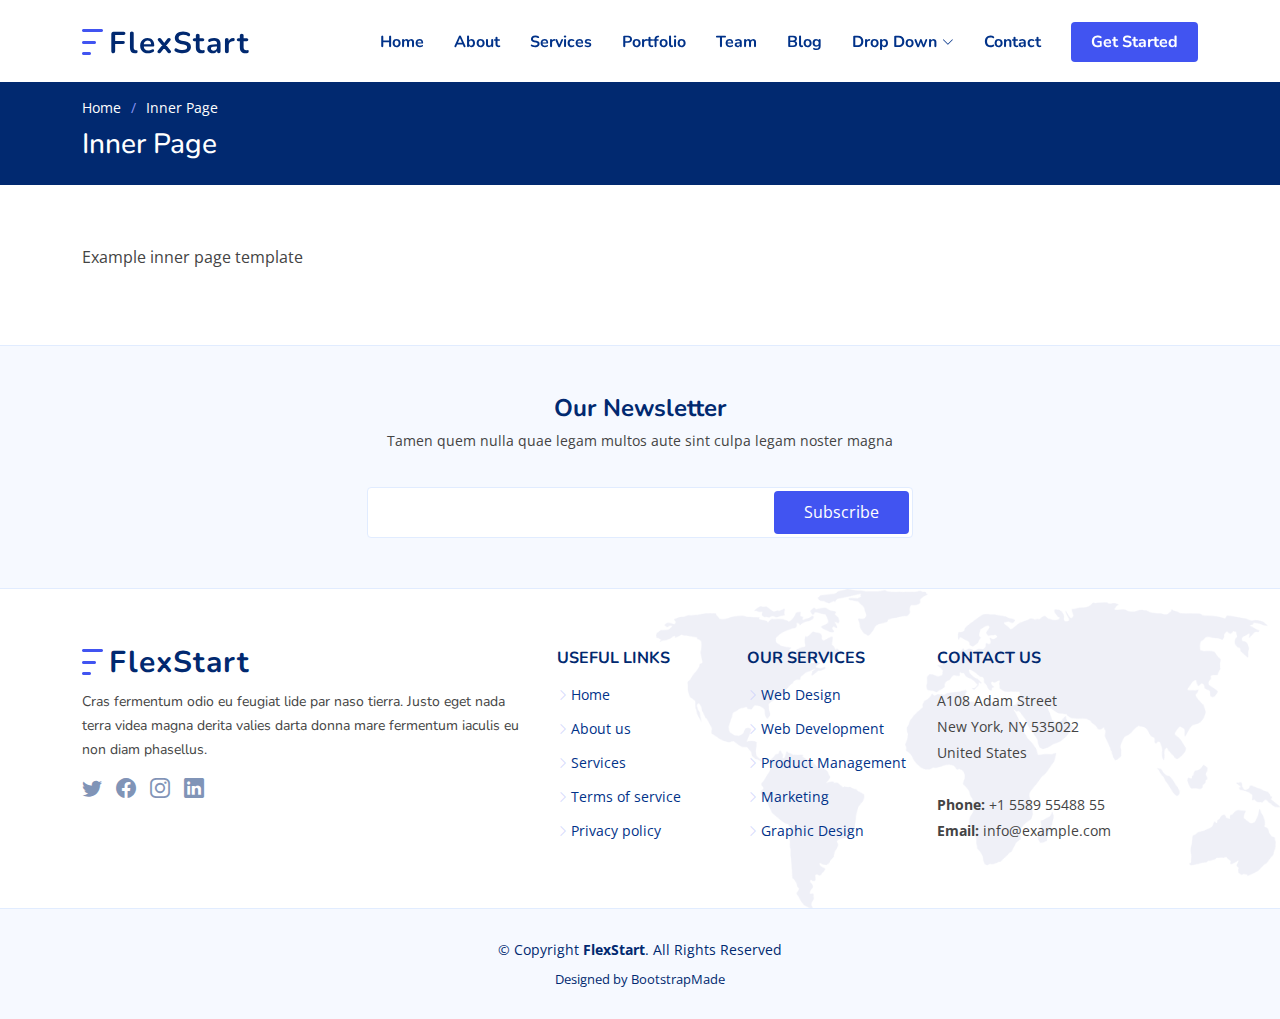
<file: inner-page.html>
<!DOCTYPE html>
<html lang="en">

<head>
  <meta charset="utf-8">
  <meta content="width=device-width, initial-scale=1.0" name="viewport">

  <title>Inner Page - FlexStart Bootstrap Template</title>
  <meta content="" name="description">
  <meta content="" name="keywords">

  <!-- Favicons -->
  <link href="assets/img/favicon.png" rel="icon">
  <link href="assets/img/apple-touch-icon.png" rel="apple-touch-icon">

  <!-- Google Fonts -->
  <link href="https://fonts.googleapis.com/css?family=Open+Sans:300,300i,400,400i,600,600i,700,700i|Nunito:300,300i,400,400i,600,600i,700,700i|Poppins:300,300i,400,400i,500,500i,600,600i,700,700i" rel="stylesheet">

  <!-- Vendor CSS Files -->
  <link href="assets/vendor/aos/aos.css" rel="stylesheet">
  <link href="assets/vendor/bootstrap/css/bootstrap.min.css" rel="stylesheet">
  <link href="assets/vendor/bootstrap-icons/bootstrap-icons.css" rel="stylesheet">
  <link href="assets/vendor/glightbox/css/glightbox.min.css" rel="stylesheet">
  <link href="assets/vendor/remixicon/remixicon.css" rel="stylesheet">
  <link href="assets/vendor/swiper/swiper-bundle.min.css" rel="stylesheet">

  <!-- Template Main CSS File -->
  <link href="assets/css/style.css" rel="stylesheet">

  <!-- =======================================================
  * Template Name: FlexStart - v1.12.0
  * Template URL: https://bootstrapmade.com/flexstart-bootstrap-startup-template/
  * Author: BootstrapMade.com
  * License: https://bootstrapmade.com/license/
  ======================================================== -->
</head>

<body>

  <!-- ======= Header ======= -->
  <header id="header" class="header fixed-top">
    <div class="container-fluid container-xl d-flex align-items-center justify-content-between">

      <a href="index.html" class="logo d-flex align-items-center">
        <img src="assets/img/logo.png" alt="">
        <span>FlexStart</span>
      </a>

      <nav id="navbar" class="navbar">
        <ul>
          <li><a class="nav-link scrollto " href="#hero">Home</a></li>
          <li><a class="nav-link scrollto" href="#about">About</a></li>
          <li><a class="nav-link scrollto" href="#services">Services</a></li>
          <li><a class="nav-link scrollto" href="#portfolio">Portfolio</a></li>
          <li><a class="nav-link scrollto" href="#team">Team</a></li>
          <li><a href="blog.html">Blog</a></li>
          <li class="dropdown"><a href="#"><span>Drop Down</span> <i class="bi bi-chevron-down"></i></a>
            <ul>
              <li><a href="#">Drop Down 1</a></li>
              <li class="dropdown"><a href="#"><span>Deep Drop Down</span> <i class="bi bi-chevron-right"></i></a>
                <ul>
                  <li><a href="#">Deep Drop Down 1</a></li>
                  <li><a href="#">Deep Drop Down 2</a></li>
                  <li><a href="#">Deep Drop Down 3</a></li>
                  <li><a href="#">Deep Drop Down 4</a></li>
                  <li><a href="#">Deep Drop Down 5</a></li>
                </ul>
              </li>
              <li><a href="#">Drop Down 2</a></li>
              <li><a href="#">Drop Down 3</a></li>
              <li><a href="#">Drop Down 4</a></li>
            </ul>
          </li>
          <li><a class="nav-link scrollto" href="#contact">Contact</a></li>
          <li><a class="getstarted scrollto" href="#about">Get Started</a></li>
        </ul>
        <i class="bi bi-list mobile-nav-toggle"></i>
      </nav><!-- .navbar -->

    </div>
  </header><!-- End Header -->

  <main id="main">

    <!-- ======= Breadcrumbs ======= -->
    <section class="breadcrumbs">
      <div class="container">

        <ol>
          <li><a href="index.html">Home</a></li>
          <li>Inner Page</li>
        </ol>
        <h2>Inner Page</h2>

      </div>
    </section><!-- End Breadcrumbs -->

    <section class="inner-page">
      <div class="container">
        <p>
          Example inner page template
        </p>
      </div>
    </section>

  </main><!-- End #main -->

  <!-- ======= Footer ======= -->
  <footer id="footer" class="footer">

    <div class="footer-newsletter">
      <div class="container">
        <div class="row justify-content-center">
          <div class="col-lg-12 text-center">
            <h4>Our Newsletter</h4>
            <p>Tamen quem nulla quae legam multos aute sint culpa legam noster magna</p>
          </div>
          <div class="col-lg-6">
            <form action="" method="post">
              <input type="email" name="email"><input type="submit" value="Subscribe">
            </form>
          </div>
        </div>
      </div>
    </div>

    <div class="footer-top">
      <div class="container">
        <div class="row gy-4">
          <div class="col-lg-5 col-md-12 footer-info">
            <a href="index.html" class="logo d-flex align-items-center">
              <img src="assets/img/logo.png" alt="">
              <span>FlexStart</span>
            </a>
            <p>Cras fermentum odio eu feugiat lide par naso tierra. Justo eget nada terra videa magna derita valies darta donna mare fermentum iaculis eu non diam phasellus.</p>
            <div class="social-links mt-3">
              <a href="#" class="twitter"><i class="bi bi-twitter"></i></a>
              <a href="#" class="facebook"><i class="bi bi-facebook"></i></a>
              <a href="#" class="instagram"><i class="bi bi-instagram"></i></a>
              <a href="#" class="linkedin"><i class="bi bi-linkedin"></i></a>
            </div>
          </div>

          <div class="col-lg-2 col-6 footer-links">
            <h4>Useful Links</h4>
            <ul>
              <li><i class="bi bi-chevron-right"></i> <a href="#">Home</a></li>
              <li><i class="bi bi-chevron-right"></i> <a href="#">About us</a></li>
              <li><i class="bi bi-chevron-right"></i> <a href="#">Services</a></li>
              <li><i class="bi bi-chevron-right"></i> <a href="#">Terms of service</a></li>
              <li><i class="bi bi-chevron-right"></i> <a href="#">Privacy policy</a></li>
            </ul>
          </div>

          <div class="col-lg-2 col-6 footer-links">
            <h4>Our Services</h4>
            <ul>
              <li><i class="bi bi-chevron-right"></i> <a href="#">Web Design</a></li>
              <li><i class="bi bi-chevron-right"></i> <a href="#">Web Development</a></li>
              <li><i class="bi bi-chevron-right"></i> <a href="#">Product Management</a></li>
              <li><i class="bi bi-chevron-right"></i> <a href="#">Marketing</a></li>
              <li><i class="bi bi-chevron-right"></i> <a href="#">Graphic Design</a></li>
            </ul>
          </div>

          <div class="col-lg-3 col-md-12 footer-contact text-center text-md-start">
            <h4>Contact Us</h4>
            <p>
              A108 Adam Street <br>
              New York, NY 535022<br>
              United States <br><br>
              <strong>Phone:</strong> +1 5589 55488 55<br>
              <strong>Email:</strong> info@example.com<br>
            </p>

          </div>

        </div>
      </div>
    </div>

    <div class="container">
      <div class="copyright">
        &copy; Copyright <strong><span>FlexStart</span></strong>. All Rights Reserved
      </div>
      <div class="credits">
        <!-- All the links in the footer should remain intact. -->
        <!-- You can delete the links only if you purchased the pro version. -->
        <!-- Licensing information: https://bootstrapmade.com/license/ -->
        <!-- Purchase the pro version with working PHP/AJAX contact form: https://bootstrapmade.com/flexstart-bootstrap-startup-template/ -->
        Designed by <a href="https://bootstrapmade.com/">BootstrapMade</a>
      </div>
    </div>
  </footer><!-- End Footer -->

  <a href="#" class="back-to-top d-flex align-items-center justify-content-center"><i class="bi bi-arrow-up-short"></i></a>

  <!-- Vendor JS Files -->
  <script src="assets/vendor/purecounter/purecounter_vanilla.js"></script>
  <script src="assets/vendor/aos/aos.js"></script>
  <script src="assets/vendor/bootstrap/js/bootstrap.bundle.min.js"></script>
  <script src="assets/vendor/glightbox/js/glightbox.min.js"></script>
  <script src="assets/vendor/isotope-layout/isotope.pkgd.min.js"></script>
  <script src="assets/vendor/swiper/swiper-bundle.min.js"></script>
  <script src="assets/vendor/php-email-form/validate.js"></script>

  <!-- Template Main JS File -->
  <script src="assets/js/main.js"></script>

</body>

</html>
</file>
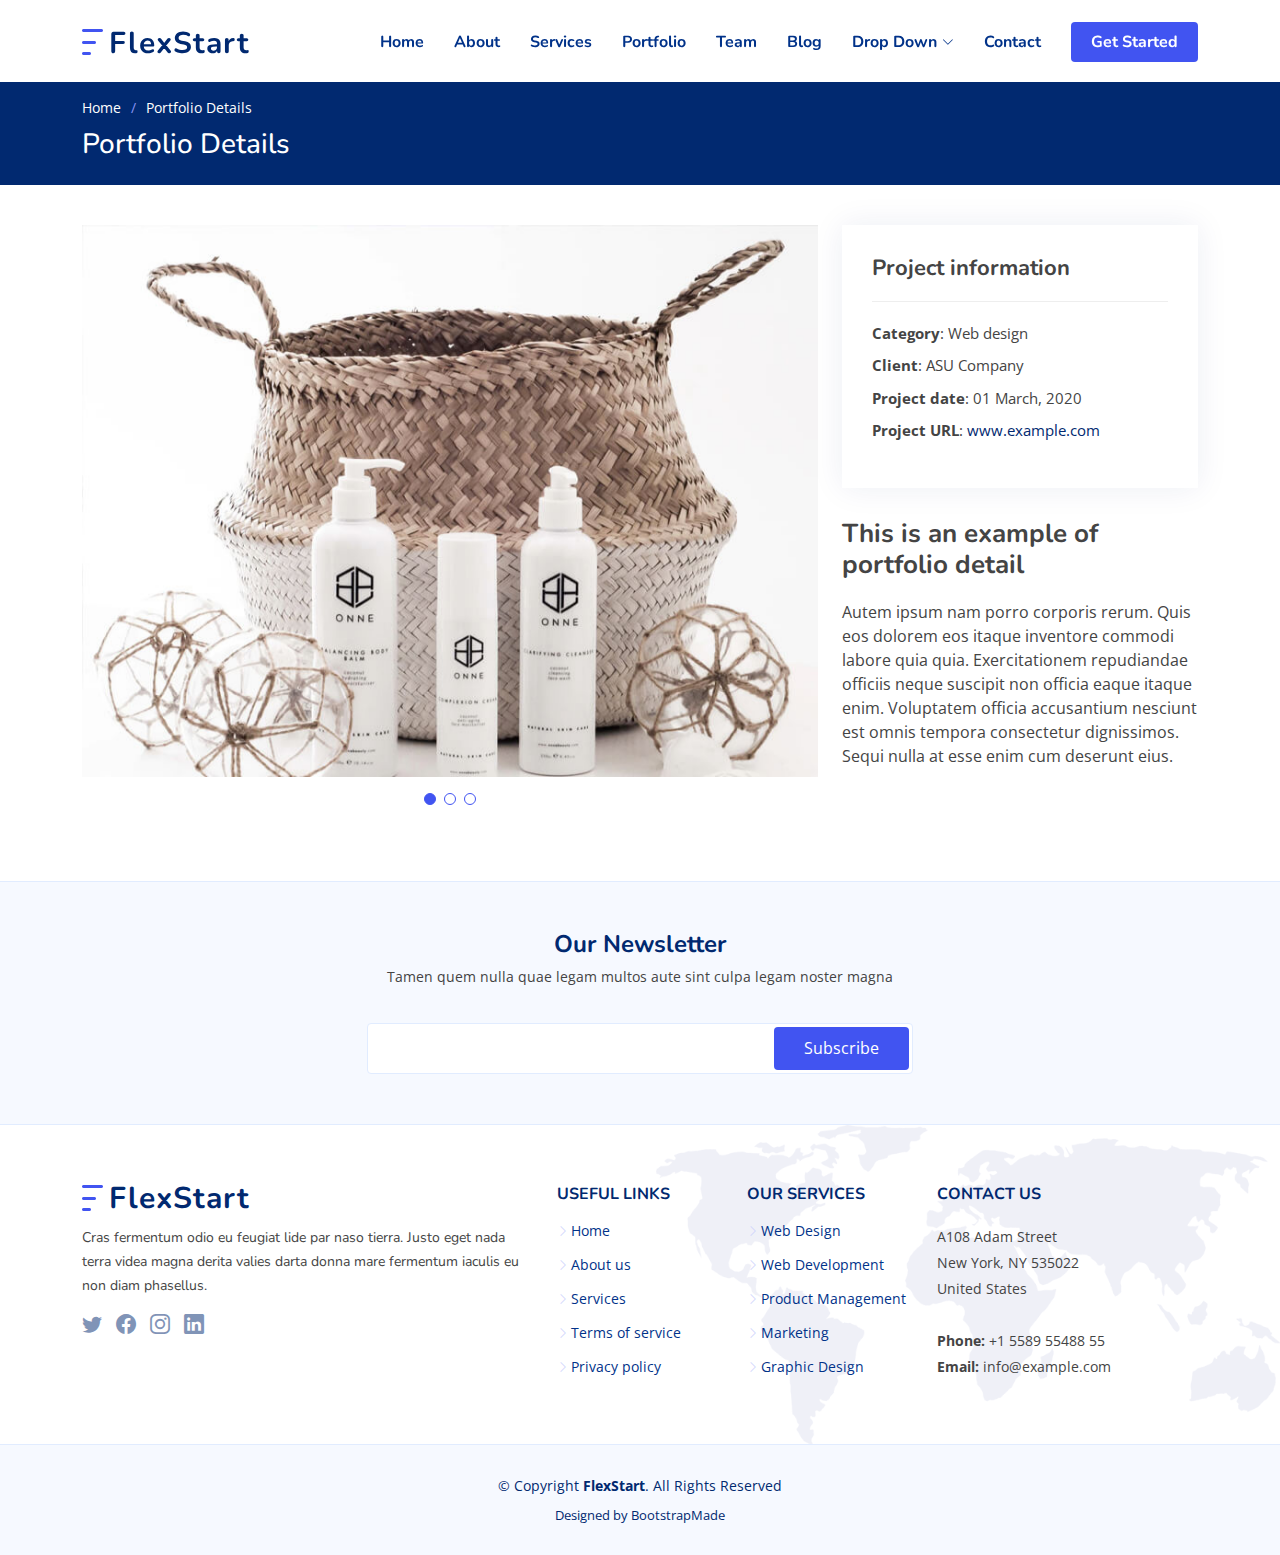
<file: portfolio-details.html>
<!DOCTYPE html>
<html lang="en">

<head>
  <meta charset="utf-8">
  <meta content="width=device-width, initial-scale=1.0" name="viewport">

  <title>Portfolio Details - FlexStart Bootstrap Template</title>
  <meta content="" name="description">
  <meta content="" name="keywords">

  <!-- Favicons -->
  <link href="assets/img/favicon.png" rel="icon">
  <link href="assets/img/apple-touch-icon.png" rel="apple-touch-icon">

  <!-- Google Fonts -->
  <link href="https://fonts.googleapis.com/css?family=Open+Sans:300,300i,400,400i,600,600i,700,700i|Nunito:300,300i,400,400i,600,600i,700,700i|Poppins:300,300i,400,400i,500,500i,600,600i,700,700i" rel="stylesheet">

  <!-- Vendor CSS Files -->
  <link href="assets/vendor/aos/aos.css" rel="stylesheet">
  <link href="assets/vendor/bootstrap/css/bootstrap.min.css" rel="stylesheet">
  <link href="assets/vendor/bootstrap-icons/bootstrap-icons.css" rel="stylesheet">
  <link href="assets/vendor/glightbox/css/glightbox.min.css" rel="stylesheet">
  <link href="assets/vendor/remixicon/remixicon.css" rel="stylesheet">
  <link href="assets/vendor/swiper/swiper-bundle.min.css" rel="stylesheet">

  <!-- Template Main CSS File -->
  <link href="assets/css/style.css" rel="stylesheet">

  <!-- =======================================================
  * Template Name: FlexStart - v1.12.0
  * Template URL: https://bootstrapmade.com/flexstart-bootstrap-startup-template/
  * Author: BootstrapMade.com
  * License: https://bootstrapmade.com/license/
  ======================================================== -->
</head>

<body>

  <!-- ======= Header ======= -->
  <header id="header" class="header fixed-top">
    <div class="container-fluid container-xl d-flex align-items-center justify-content-between">

      <a href="index.html" class="logo d-flex align-items-center">
        <img src="assets/img/logo.png" alt="">
        <span>FlexStart</span>
      </a>

      <nav id="navbar" class="navbar">
        <ul>
          <li><a class="nav-link scrollto " href="#hero">Home</a></li>
          <li><a class="nav-link scrollto" href="#about">About</a></li>
          <li><a class="nav-link scrollto" href="#services">Services</a></li>
          <li><a class="nav-link scrollto" href="#portfolio">Portfolio</a></li>
          <li><a class="nav-link scrollto" href="#team">Team</a></li>
          <li><a href="blog.html">Blog</a></li>
          <li class="dropdown"><a href="#"><span>Drop Down</span> <i class="bi bi-chevron-down"></i></a>
            <ul>
              <li><a href="#">Drop Down 1</a></li>
              <li class="dropdown"><a href="#"><span>Deep Drop Down</span> <i class="bi bi-chevron-right"></i></a>
                <ul>
                  <li><a href="#">Deep Drop Down 1</a></li>
                  <li><a href="#">Deep Drop Down 2</a></li>
                  <li><a href="#">Deep Drop Down 3</a></li>
                  <li><a href="#">Deep Drop Down 4</a></li>
                  <li><a href="#">Deep Drop Down 5</a></li>
                </ul>
              </li>
              <li><a href="#">Drop Down 2</a></li>
              <li><a href="#">Drop Down 3</a></li>
              <li><a href="#">Drop Down 4</a></li>
            </ul>
          </li>
          <li><a class="nav-link scrollto" href="#contact">Contact</a></li>
          <li><a class="getstarted scrollto" href="#about">Get Started</a></li>
        </ul>
        <i class="bi bi-list mobile-nav-toggle"></i>
      </nav><!-- .navbar -->

    </div>
  </header><!-- End Header -->

  <main id="main">

    <!-- ======= Breadcrumbs ======= -->
    <section class="breadcrumbs">
      <div class="container">

        <ol>
          <li><a href="index.html">Home</a></li>
          <li>Portfolio Details</li>
        </ol>
        <h2>Portfolio Details</h2>

      </div>
    </section><!-- End Breadcrumbs -->

    <!-- ======= Portfolio Details Section ======= -->
    <section id="portfolio-details" class="portfolio-details">
      <div class="container">

        <div class="row gy-4">

          <div class="col-lg-8">
            <div class="portfolio-details-slider swiper">
              <div class="swiper-wrapper align-items-center">

                <div class="swiper-slide">
                  <img src="assets/img/portfolio/portfolio-1.jpg" alt="">
                </div>

                <div class="swiper-slide">
                  <img src="assets/img/portfolio/portfolio-2.jpg" alt="">
                </div>

                <div class="swiper-slide">
                  <img src="assets/img/portfolio/portfolio-3.jpg" alt="">
                </div>

              </div>
              <div class="swiper-pagination"></div>
            </div>
          </div>

          <div class="col-lg-4">
            <div class="portfolio-info">
              <h3>Project information</h3>
              <ul>
                <li><strong>Category</strong>: Web design</li>
                <li><strong>Client</strong>: ASU Company</li>
                <li><strong>Project date</strong>: 01 March, 2020</li>
                <li><strong>Project URL</strong>: <a href="#">www.example.com</a></li>
              </ul>
            </div>
            <div class="portfolio-description">
              <h2>This is an example of portfolio detail</h2>
              <p>
                Autem ipsum nam porro corporis rerum. Quis eos dolorem eos itaque inventore commodi labore quia quia. Exercitationem repudiandae officiis neque suscipit non officia eaque itaque enim. Voluptatem officia accusantium nesciunt est omnis tempora consectetur dignissimos. Sequi nulla at esse enim cum deserunt eius.
              </p>
            </div>
          </div>

        </div>

      </div>
    </section><!-- End Portfolio Details Section -->

  </main><!-- End #main -->

  <!-- ======= Footer ======= -->
  <footer id="footer" class="footer">

    <div class="footer-newsletter">
      <div class="container">
        <div class="row justify-content-center">
          <div class="col-lg-12 text-center">
            <h4>Our Newsletter</h4>
            <p>Tamen quem nulla quae legam multos aute sint culpa legam noster magna</p>
          </div>
          <div class="col-lg-6">
            <form action="" method="post">
              <input type="email" name="email"><input type="submit" value="Subscribe">
            </form>
          </div>
        </div>
      </div>
    </div>

    <div class="footer-top">
      <div class="container">
        <div class="row gy-4">
          <div class="col-lg-5 col-md-12 footer-info">
            <a href="index.html" class="logo d-flex align-items-center">
              <img src="assets/img/logo.png" alt="">
              <span>FlexStart</span>
            </a>
            <p>Cras fermentum odio eu feugiat lide par naso tierra. Justo eget nada terra videa magna derita valies darta donna mare fermentum iaculis eu non diam phasellus.</p>
            <div class="social-links mt-3">
              <a href="#" class="twitter"><i class="bi bi-twitter"></i></a>
              <a href="#" class="facebook"><i class="bi bi-facebook"></i></a>
              <a href="#" class="instagram"><i class="bi bi-instagram"></i></a>
              <a href="#" class="linkedin"><i class="bi bi-linkedin"></i></a>
            </div>
          </div>

          <div class="col-lg-2 col-6 footer-links">
            <h4>Useful Links</h4>
            <ul>
              <li><i class="bi bi-chevron-right"></i> <a href="#">Home</a></li>
              <li><i class="bi bi-chevron-right"></i> <a href="#">About us</a></li>
              <li><i class="bi bi-chevron-right"></i> <a href="#">Services</a></li>
              <li><i class="bi bi-chevron-right"></i> <a href="#">Terms of service</a></li>
              <li><i class="bi bi-chevron-right"></i> <a href="#">Privacy policy</a></li>
            </ul>
          </div>

          <div class="col-lg-2 col-6 footer-links">
            <h4>Our Services</h4>
            <ul>
              <li><i class="bi bi-chevron-right"></i> <a href="#">Web Design</a></li>
              <li><i class="bi bi-chevron-right"></i> <a href="#">Web Development</a></li>
              <li><i class="bi bi-chevron-right"></i> <a href="#">Product Management</a></li>
              <li><i class="bi bi-chevron-right"></i> <a href="#">Marketing</a></li>
              <li><i class="bi bi-chevron-right"></i> <a href="#">Graphic Design</a></li>
            </ul>
          </div>

          <div class="col-lg-3 col-md-12 footer-contact text-center text-md-start">
            <h4>Contact Us</h4>
            <p>
              A108 Adam Street <br>
              New York, NY 535022<br>
              United States <br><br>
              <strong>Phone:</strong> +1 5589 55488 55<br>
              <strong>Email:</strong> info@example.com<br>
            </p>

          </div>

        </div>
      </div>
    </div>

    <div class="container">
      <div class="copyright">
        &copy; Copyright <strong><span>FlexStart</span></strong>. All Rights Reserved
      </div>
      <div class="credits">
        <!-- All the links in the footer should remain intact. -->
        <!-- You can delete the links only if you purchased the pro version. -->
        <!-- Licensing information: https://bootstrapmade.com/license/ -->
        <!-- Purchase the pro version with working PHP/AJAX contact form: https://bootstrapmade.com/flexstart-bootstrap-startup-template/ -->
        Designed by <a href="https://bootstrapmade.com/">BootstrapMade</a>
      </div>
    </div>
  </footer><!-- End Footer -->

  <a href="#" class="back-to-top d-flex align-items-center justify-content-center"><i class="bi bi-arrow-up-short"></i></a>

  <!-- Vendor JS Files -->
  <script src="assets/vendor/purecounter/purecounter_vanilla.js"></script>
  <script src="assets/vendor/aos/aos.js"></script>
  <script src="assets/vendor/bootstrap/js/bootstrap.bundle.min.js"></script>
  <script src="assets/vendor/glightbox/js/glightbox.min.js"></script>
  <script src="assets/vendor/isotope-layout/isotope.pkgd.min.js"></script>
  <script src="assets/vendor/swiper/swiper-bundle.min.js"></script>
  <script src="assets/vendor/php-email-form/validate.js"></script>

  <!-- Template Main JS File -->
  <script src="assets/js/main.js"></script>

</body>

</html>
</file>
<file: assets/css/style.css>
/**
* Template Name: FlexStart - v1.12.0
* Template URL: https://bootstrapmade.com/flexstart-bootstrap-startup-template/
* Author: BootstrapMade.com
* License: https://bootstrapmade.com/license/
*/

/*--------------------------------------------------------------
# General
--------------------------------------------------------------*/
:root {
  scroll-behavior: smooth;
}

body {
  font-family: "Open Sans", sans-serif;
  color: #444444;
}

a {
  color: #012970;
  text-decoration: none;
}

a:hover {
  color: #717ff5;
  text-decoration: none;
}

h1,
h2,
h3,
h4,
h5,
h6 {
  font-family: "Nunito", sans-serif;
}

/*--------------------------------------------------------------
# Sections
--------------------------------------------------------------*/
section {
  padding: 60px 0;
  overflow: hidden;
}

.section-header {
  text-align: center;
  padding-bottom: 40px;
}

.section-header h2 {
  font-size: 13px;
  letter-spacing: 1px;
  font-weight: 700;
  margin: 0;
  color: #4154f1;
  text-transform: uppercase;
}

.section-header p {
  margin: 10px 0 0 0;
  padding: 0;
  font-size: 38px;
  line-height: 42px;
  font-weight: 700;
  color: #012970;
}

@media (max-width: 768px) {
  .section-header p {
    font-size: 28px;
    line-height: 32px;
  }
}

/*--------------------------------------------------------------
# Breadcrumbs
--------------------------------------------------------------*/
.breadcrumbs {
  padding: 15px 0;
  background: #012970;
  min-height: 40px;
  margin-top: 82px;
  color: #fff;
}

@media (max-width: 992px) {
  .breadcrumbs {
    margin-top: 57px;
  }
}

.breadcrumbs h2 {
  font-size: 28px;
  font-weight: 500;
}

.breadcrumbs ol {
  display: flex;
  flex-wrap: wrap;
  list-style: none;
  padding: 0 0 10px 0;
  margin: 0;
  font-size: 14px;
}

.breadcrumbs ol a {
  color: #fff;
  transition: 0.3s;
}

.breadcrumbs ol a:hover {
  text-decoration: underline;
}

.breadcrumbs ol li+li {
  padding-left: 10px;
}

.breadcrumbs ol li+li::before {
  display: inline-block;
  padding-right: 10px;
  color: #8894f6;
  content: "/";
}

/*--------------------------------------------------------------
# Back to top button
--------------------------------------------------------------*/
.back-to-top {
  position: fixed;
  visibility: hidden;
  opacity: 0;
  right: 15px;
  bottom: 15px;
  z-index: 99999;
  background: #4154f1;
  width: 40px;
  height: 40px;
  border-radius: 4px;
  transition: all 0.4s;
}

.back-to-top i {
  font-size: 24px;
  color: #fff;
  line-height: 0;
}

.back-to-top:hover {
  background: #6776f4;
  color: #fff;
}

.back-to-top.active {
  visibility: visible;
  opacity: 1;
}

/*--------------------------------------------------------------
# Disable aos animation delay on mobile devices
--------------------------------------------------------------*/
@media screen and (max-width: 768px) {
  [data-aos-delay] {
    transition-delay: 0 !important;
  }
}

/*--------------------------------------------------------------
# Header
--------------------------------------------------------------*/
.header {
  transition: all 0.5s;
  z-index: 997;
  padding: 20px 0;
}

.header.header-scrolled {
  background: #fff;
  padding: 15px 0;
  box-shadow: 0px 2px 20px rgba(1, 41, 112, 0.1);
}

.header .logo {
  line-height: 0;
}

.header .logo img {
  max-height: 40px;
  margin-right: 6px;
}

.header .logo span {
  font-size: 30px;
  font-weight: 700;
  letter-spacing: 1px;
  color: #012970;
  font-family: "Nunito", sans-serif;
  margin-top: 3px;
}

/*--------------------------------------------------------------
# Navigation Menu
--------------------------------------------------------------*/
/**
* Desktop Navigation 
*/
.navbar {
  padding: 0;
}

.navbar ul {
  margin: 0;
  padding: 0;
  display: flex;
  list-style: none;
  align-items: center;
}

.navbar li {
  position: relative;
}

.navbar a,
.navbar a:focus {
  display: flex;
  align-items: center;
  justify-content: space-between;
  padding: 10px 0 10px 30px;
  font-family: "Nunito", sans-serif;
  font-size: 16px;
  font-weight: 700;
  color: #013289;
  white-space: nowrap;
  transition: 0.3s;
}

.navbar a i,
.navbar a:focus i {
  font-size: 12px;
  line-height: 0;
  margin-left: 5px;
}

.navbar a:hover,
.navbar .active,
.navbar .active:focus,
.navbar li:hover>a {
  color: #4154f1;
}

.navbar .getstarted,
.navbar .getstarted:focus {
  background: #4154f1;
  padding: 8px 20px;
  margin-left: 30px;
  border-radius: 4px;
  color: #fff;
}

.navbar .getstarted:hover,
.navbar .getstarted:focus:hover {
  color: #fff;
  background: #5969f3;
}

.navbar .dropdown ul {
  display: block;
  position: absolute;
  left: 14px;
  top: calc(100% + 30px);
  margin: 0;
  padding: 10px 0;
  z-index: 99;
  opacity: 0;
  visibility: hidden;
  background: #fff;
  box-shadow: 0px 0px 30px rgba(127, 137, 161, 0.25);
  transition: 0.3s;
  border-radius: 4px;
}

.navbar .dropdown ul li {
  min-width: 200px;
}

.navbar .dropdown ul a {
  padding: 10px 20px;
  font-size: 15px;
  text-transform: none;
  font-weight: 600;
}

.navbar .dropdown ul a i {
  font-size: 12px;
}

.navbar .dropdown ul a:hover,
.navbar .dropdown ul .active:hover,
.navbar .dropdown ul li:hover>a {
  color: #4154f1;
}

.navbar .dropdown:hover>ul {
  opacity: 1;
  top: 100%;
  visibility: visible;
}

.navbar .dropdown .dropdown ul {
  top: 0;
  left: calc(100% - 30px);
  visibility: hidden;
}

.navbar .dropdown .dropdown:hover>ul {
  opacity: 1;
  top: 0;
  left: 100%;
  visibility: visible;
}

@media (max-width: 1366px) {
  .navbar .dropdown .dropdown ul {
    left: -90%;
  }

  .navbar .dropdown .dropdown:hover>ul {
    left: -100%;
  }
}

/**
* Mobile Navigation 
*/
.mobile-nav-toggle {
  color: #012970;
  font-size: 28px;
  cursor: pointer;
  display: none;
  line-height: 0;
  transition: 0.5s;
}

.mobile-nav-toggle.bi-x {
  color: #fff;
}

@media (max-width: 991px) {
  .mobile-nav-toggle {
    display: block;
  }

  .navbar ul {
    display: none;
  }
}

.navbar-mobile {
  position: fixed;
  overflow: hidden;
  top: 0;
  right: 0;
  left: 0;
  bottom: 0;
  background: rgba(1, 22, 61, 0.9);
  transition: 0.3s;
}

.navbar-mobile .mobile-nav-toggle {
  position: absolute;
  top: 15px;
  right: 15px;
}

.navbar-mobile ul {
  display: block;
  position: absolute;
  top: 55px;
  right: 15px;
  bottom: 15px;
  left: 15px;
  padding: 10px 0;
  border-radius: 10px;
  background-color: #fff;
  overflow-y: auto;
  transition: 0.3s;
}

.navbar-mobile a,
.navbar-mobile a:focus {
  padding: 10px 20px;
  font-size: 15px;
  color: #012970;
}

.navbar-mobile a:hover,
.navbar-mobile .active,
.navbar-mobile li:hover>a {
  color: #4154f1;
}

.navbar-mobile .getstarted,
.navbar-mobile .getstarted:focus {
  margin: 15px;
}

.navbar-mobile .dropdown ul {
  position: static;
  display: none;
  margin: 10px 20px;
  padding: 10px 0;
  z-index: 99;
  opacity: 1;
  visibility: visible;
  background: #fff;
  box-shadow: 0px 0px 30px rgba(127, 137, 161, 0.25);
}

.navbar-mobile .dropdown ul li {
  min-width: 200px;
}

.navbar-mobile .dropdown ul a {
  padding: 10px 20px;
}

.navbar-mobile .dropdown ul a i {
  font-size: 12px;
}

.navbar-mobile .dropdown ul a:hover,
.navbar-mobile .dropdown ul .active:hover,
.navbar-mobile .dropdown ul li:hover>a {
  color: #4154f1;
}

.navbar-mobile .dropdown>.dropdown-active {
  display: block;
}

/*--------------------------------------------------------------
# Hero Section
--------------------------------------------------------------*/


.hero {
  display: flex;
  width: 100%;
  height: 150vh;
  background: url(../img/hero-bg.png) top center no-repeat;
  background-size: cover;
}

.home-btn{
  display: flex;
  justify-content: center;
}

.home-btn .btn{
  color: #012970;
  padding: 10px 20px;
  
  border: 2px solid #d8d5f2;
  margin: 10px;
  border-radius: 30px;
}
.home-btn .btn:hover{
  color: white;
  background: #4154f1;
  border: #4154f1;
}

.hero .row{
  display: flex;
  flex-direction: row;
}

.hero h1 {
  text-align: center;
  margin: 10px;
  font-size: 48px;
  font-weight: 700;
  color: #012970;
}
.hero h4{
  text-align: center;
  font-weight: 500;
}

.hero h5 {
  text-align: center;
  color: #444444;
  font-size: 26px;
}

.hero .btn-get-started {
  margin-top: 30px;
  line-height: 0;
  padding: 15px 40px;
  border-radius: 4px;
  transition: 0.5s;
  color: #fff;
  background: #4154f1;
  box-shadow: 0px 5px 30px rgba(65, 84, 241, 0.4);
}

.hero .btn-get-started span {
  font-family: "Nunito", sans-serif;
  font-weight: 600;
  font-size: 16px;
  letter-spacing: 1px;
}

.hero .btn-get-started i {
  margin-left: 5px;
  font-size: 18px;
  transition: 0.3s;
}

.hero .btn-get-started:hover i {
  transform: translateX(5px);
}

.hero .hero-img {
  text-align: right;
}

#filter-buttons button{
  margin-top: 1em;
  border: 2px solid #4154f1;
  padding: 0.5em 1.9em;
  border-radius: 2em;
  background: transparent;
  color: #4154f1;
  cursor: pointer;
}

#filter-buttons button:hover{
  background: #4154f1;
  color: white;
}

#filter-buttons button:active{
  background: #4154f1;
  color: white;
}

#filter-buttons .swiper-slide{
  width: 200vw;
  
height: fit-content;
}

#filter-buttons .swiper{
    margin-left: auto;
    margin-right: auto;
    position: relative;
    overflow: hidden;
    list-style: none;
    padding: 0;
    z-index: 1;

}





.filter-slider .swiper-pagination {
  margin-top: 30px;
  position: relative;
}


@media (min-width: 1024px) {
  .hero {
    background-attachment: fixed;
  }
}

@media (max-width: 991px) {
  .hero {
    height: auto;
    padding: 120px 0 60px 0;
  }

  .hero .hero-img {
    text-align: center;
    margin-top: 80px;
  }

  .hero .hero-img img {
    width: 80%;
  }
}

@media (max-width: 768px) {
  .hero {
    text-align: center;
  }

  .hero h1 {
    font-size: 32px;
  }

  .hero h2 {
    font-size: 24px;
  }

  .hero .hero-img img {
    width: 100%;
  }
}

/*--------------------------------------------------------------
# Index Page
--------------------------------------------------------------*/
/*--------------------------------------------------------------
# About
--------------------------------------------------------------*/
.about .content {
  background-color: #f6f9ff;
  padding: 40px;
}

.about h3 {
  font-size: 14px;
  font-weight: 700;
  color: #4154f1;
  text-transform: uppercase;
}

.about h2 {
  font-size: 24px;
  font-weight: 700;
  color: #012970;
}

.about p {
  margin: 15px 0 30px 0;
  line-height: 24px;
}

.about .btn-read-more {
  line-height: 0;
  padding: 15px 40px;
  border-radius: 4px;
  transition: 0.5s;
  color: #fff;
  background: #4154f1;
  box-shadow: 0px 5px 25px rgba(65, 84, 241, 0.3);
}

.about .btn-read-more span {
  font-family: "Nunito", sans-serif;
  font-weight: 600;
  font-size: 16px;
  letter-spacing: 1px;
}

.about .btn-read-more i {
  margin-left: 5px;
  font-size: 18px;
  transition: 0.3s;
}

.about .btn-read-more:hover i {
  transform: translateX(5px);
}

/*--------------------------------------------------------------
# Values
--------------------------------------------------------------*/
.values .box {
  padding: 30px;
  box-shadow: 0px 0 5px rgba(1, 41, 112, 0.08);
  text-align: center;
  transition: 0.3s;
  height: 100%;
}

.values .box img {
  padding: 30px 50px;
  transition: 0.5s;
  transform: scale(1.1);
}

.values .box h3 {
  font-size: 24px;
  color: #012970;
  font-weight: 700;
  margin-bottom: 18px;
}

.values .box:hover {
  box-shadow: 0px 0 30px rgba(1, 41, 112, 0.08);
}

.values .box:hover img {
  transform: scale(1);
}

/*--------------------------------------------------------------
# Counts
--------------------------------------------------------------*/
.counts {
  padding: 70px 0 60px;
}

.counts .count-box {
  display: flex;
  align-items: center;
  padding: 30px;
  width: 100%;
  background: #fff;
  box-shadow: 0px 0 30px rgba(1, 41, 112, 0.08);
}

.counts .count-box i {
  font-size: 42px;
  line-height: 0;
  margin-right: 20px;
  color: #4154f1;
}

.counts .count-box span {
  font-size: 36px;
  display: block;
  font-weight: 600;
  color: #0b198f;
}

.counts .count-box p {
  padding: 0;
  margin: 0;
  font-family: "Nunito", sans-serif;
  font-size: 14px;
}

/*--------------------------------------------------------------
# Features
--------------------------------------------------------------*/
.hero .icon-box {
  margin-top: 1vw;
  display: flex;
  align-items: center;
  padding: 20px;
  transition: ease-in-out 0.3s;
  box-shadow: 0px 2px 15px rgba(0, 0, 0, 0.1);
}

.hero .icon-box i {
  font-size: 32px;
  padding-right: 10px;
  line-height: 1;
}

.hero .icon-box h3 {
  font-weight: 700;
  margin: 0;
  padding: 0;
  line-height: 1;
  font-size: 16px;
}

.hero .icon-box h3 a {
  color: #434175;
  transition: ease-in-out 0.3s;
}

.hero .icon-box:hover h3 a {
  color: #5969f3;
}
/*--------------------------------------------------------------
# Features
--------------------------------------------------------------*/
.features {
  padding-top: 0;
  margin-bottom: 50px;
}

.features h3{
  color: #012970;
}

.features .icon-box {
  display: flex;
  align-items: center;
  padding: 20px;
  transition: ease-in-out 0.3s;
  box-shadow: 0px 2px 15px rgba(0, 0, 0, 0.1);
}

.features .icon-box i {
  font-size: 32px;
  padding-right: 10px;
  line-height: 1;
}

.features .icon-box h3 {
  font-weight: 700;
  margin: 0;
  padding: 0;
  line-height: 1;
  font-size: 16px;
}

.features .icon-box h3 a {
  color: #434175;
  transition: ease-in-out 0.3s;
}

.features .icon-box:hover h3 a {
  color: #5969f3;
}
/*--------------------------------------------------------------
# Productivity
--------------------------------------------------------------*/

/* .Productivity cards */
.card{
  height: 23rem;
}
.card h5{
  font-weight: bold;
}

.card-img-top{
  width: 100%;
  height: 20vw;
  object-fit: cover;
}



.card-text {

  display: -webkit-box;
  -webkit-box-orient: vertical;
  -webkit-line-clamp: 4;
  overflow: hidden;
  text-overflow: ellipsis;
}

.card .btn{
  background-color: #4154F1;
}

.cards{
  display: flex;
  flex-wrap: wrap;
  justify-content: space-between;
}

.cards h5{
    font-family: 'Nunito';
    margin: 0;
    padding: 0;
    line-height: 2;
    font-size: 15px;
}

.card-title h5{
  font-family: 'Nunito';
  font-weight: bold;
}


.btns{
  display: flex;
  justify-content: space-around;
}

.card-btn{
  margin-top: 10px;
  width: 100px;
  height: 40px;
}


.card-slider .swiper-pagination{
  margin-top: 30px;
  position: relative;
}


.viewall{
  display: flex;
  margin-bottom: 30px;
  justify-content: flex-end;
}

/* SQL */
.sql .sql-slider .swiper-pagination {
  margin-top: 30px;
  position: relative;
}

.sql .sql-slider .swiper-pagination .swiper-pagination-bullet {
  width: 12px;
  height: 12px;
  background-color: #fff;
  opacity: 1;
  border: 1px solid #4154f1;
}

.sql .sql-slider .swiper-pagination .swiper-pagination-bullet-active {
  background-color: #4154f1;
}






/*--------------------------------------------------------------
# F.A.Q
--------------------------------------------------------------*/
.faq .accordion-collapse {
  border: 0;
}

.faq .accordion-button {
  padding: 15px 15px 20px 0;
  font-weight: 600;
  border: 0;
  font-size: 18px;
  color: #444444;
  text-align: left;
}

.faq .accordion-button:focus {
  box-shadow: none;
}

.faq .accordion-button:not(.collapsed) {
  background: none;
  color: #4154f1;
  border-bottom: 0;
}

.faq .accordion-body {
  padding: 0 0 25px 0;
  border: 0;
}

/*--------------------------------------------------------------
# Portfolio
--------------------------------------------------------------*/
.portfolio #portfolio-flters {
  padding: 0;
  margin: 0 auto 25px auto;
  list-style: none;
  text-align: center;
  background: white;
  border-radius: 50px;
  padding: 2px 15px;
}

.portfolio #portfolio-flters li {
  cursor: pointer;
  display: inline-block;
  padding: 8px 20px 10px 20px;
  font-size: 15px;
  font-weight: 600;
  line-height: 1;
  color: #444444;
  margin: 0 4px 8px 4px;
  transition: 0.3s;
  border-radius: 50px;
  border: 1px solid #fff;
}

.portfolio #portfolio-flters li:hover,
.portfolio #portfolio-flters li.filter-active {
  color: #4154f1;
  border-color: #4154f1;
}

.portfolio #portfolio-flters li:last-child {
  margin-right: 0;
}

.portfolio .portfolio-wrap {
  transition: 0.3s;
  position: relative;
  overflow: hidden;
  z-index: 1;
  background: rgba(255, 255, 255, 0.75);
}

.portfolio .portfolio-wrap::before {
  content: "";
  background: rgba(255, 255, 255, 0.75);
  position: absolute;
  left: 30px;
  right: 30px;
  top: 30px;
  bottom: 30px;
  transition: all ease-in-out 0.3s;
  z-index: 2;
  opacity: 0;
}

.portfolio .portfolio-wrap img {
  transition: 1s;
}

.portfolio .portfolio-wrap .portfolio-info {
  opacity: 0;
  position: absolute;
  top: 0;
  left: 0;
  right: 0;
  bottom: 0;
  text-align: center;
  z-index: 3;
  transition: all ease-in-out 0.3s;
  display: flex;
  flex-direction: column;
  justify-content: center;
  align-items: center;
}

.portfolio .portfolio-wrap .portfolio-info::before {
  display: block;
  content: "";
  width: 48px;
  height: 48px;
  position: absolute;
  top: 35px;
  left: 35px;
  border-top: 3px solid rgba(1, 41, 112, 0.2);
  border-left: 3px solid rgba(1, 41, 112, 0.2);
  transition: all 0.5s ease 0s;
  z-index: 9994;
}

.portfolio .portfolio-wrap .portfolio-info::after {
  display: block;
  content: "";
  width: 48px;
  height: 48px;
  position: absolute;
  bottom: 35px;
  right: 35px;
  border-bottom: 3px solid rgba(1, 41, 112, 0.2);
  border-right: 3px solid rgba(1, 41, 112, 0.2);
  transition: all 0.5s ease 0s;
  z-index: 9994;
}

.portfolio .portfolio-wrap .portfolio-info h4 {
  font-size: 20px;
  color: #012970;
  font-weight: 700;
}

.portfolio .portfolio-wrap .portfolio-info p {
  color: #012970;
  font-weight: 600;
  font-size: 14px;
  text-transform: uppercase;
  padding: 0;
  margin: 0;
}

.portfolio .portfolio-wrap .portfolio-links {
  text-align: center;
  z-index: 4;
}

.portfolio .portfolio-wrap .portfolio-links a {
  color: #fff;
  background: #4154f1;
  margin: 10px 2px;
  width: 36px;
  height: 36px;
  display: inline-flex;
  align-items: center;
  justify-content: center;
  border-radius: 50%;
  transition: 0.3s;
}

.portfolio .portfolio-wrap .portfolio-links a i {
  font-size: 24px;
  line-height: 0;
}

.portfolio .portfolio-wrap .portfolio-links a:hover {
  background: #5969f3;
}

.portfolio .portfolio-wrap:hover img {
  transform: scale(1.1);
}

.portfolio .portfolio-wrap:hover::before {
  top: 0;
  left: 0;
  right: 0;
  bottom: 0;
  opacity: 1;
}

.portfolio .portfolio-wrap:hover .portfolio-info {
  opacity: 1;
}

.portfolio .portfolio-wrap:hover .portfolio-info::before {
  top: 15px;
  left: 15px;
}

.portfolio .portfolio-wrap:hover .portfolio-info::after {
  bottom: 15px;
  right: 15px;
}

/*--------------------------------------------------------------
# Portfolio Details
--------------------------------------------------------------*/
.portfolio-details {
  padding-top: 40px;
}

.portfolio-details .portfolio-details-slider img {
  width: 100%;
}

.portfolio-details .portfolio-details-slider .swiper-pagination {
  margin-top: 20px;
  position: relative;
}

.portfolio-details .portfolio-details-slider .swiper-pagination .swiper-pagination-bullet {
  width: 12px;
  height: 12px;
  background-color: #fff;
  opacity: 1;
  border: 1px solid #4154f1;
}

.portfolio-details .portfolio-details-slider .swiper-pagination .swiper-pagination-bullet-active {
  background-color: #4154f1;
}

.portfolio-details .portfolio-info {
  padding: 30px;
  box-shadow: 0px 0 30px rgba(1, 41, 112, 0.08);
}

.portfolio-details .portfolio-info h3 {
  font-size: 22px;
  font-weight: 700;
  margin-bottom: 20px;
  padding-bottom: 20px;
  border-bottom: 1px solid #eee;
}

.portfolio-details .portfolio-info ul {
  list-style: none;
  padding: 0;
  font-size: 15px;
}

.portfolio-details .portfolio-info ul li+li {
  margin-top: 10px;
}

.portfolio-details .portfolio-description {
  padding-top: 30px;
}

.portfolio-details .portfolio-description h2 {
  font-size: 26px;
  font-weight: 700;
  margin-bottom: 20px;
}

.portfolio-details .portfolio-description p {
  padding: 0;
}

/*--------------------------------------------------------------
# Testimonials
--------------------------------------------------------------*/
.testimonials .testimonial-item {
  box-sizing: content-box;
  padding: 20px;
  margin: 40px 30px;
  box-shadow: 0px 0 20px rgba(1, 41, 112, 0.1);
  background: #fff;
  min-height: 320px;
  display: flex;
  flex-direction: column;
  text-align: center;
  transition: 0.3s;
}

.testimonials .testimonial-item .stars {
  margin-bottom: 15px;
}

.testimonials .testimonial-item .stars i {
  color: #ffc107;
  margin: 0 1px;
}

.testimonials .testimonial-item .testimonial-img {
  width: 300px;
  border: 4px solid #fff;
}

.testimonials .testimonial-item h3 {
  font-size: 18px;
  font-weight: bold;
  margin: 10px 0 5px 0;
  color: #111;
}

.testimonials .testimonial-item h4 {
  font-size: 14px;
  color: #999;
  margin: 0;
}

.testimonials .testimonial-item p {
  margin: 0 auto 15px auto;
}

.testimonials .swiper-pagination {
  margin-top: 20px;
  position: relative;
}

.testimonials .swiper-pagination .swiper-pagination-bullet {
  width: 12px;
  height: 12px;
  background-color: #fff;
  opacity: 1;
  border: 1px solid #4154f1;
}

.testimonials .swiper-pagination .swiper-pagination-bullet-active {
  background-color: #4154f1;
}

.testimonials .swiper-slide {
  opacity: 0.3;
}

@media (max-width: 1199px) {
  .testimonials .swiper-slide-active {
    opacity: 1;
  }

  .testimonials .swiper-pagination {
    margin-top: 0;
  }
}

@media (min-width: 1200px) {
  .testimonials .swiper-slide-next {
    opacity: 1;
    transform: scale(1.12);
  }
}

/*--------------------------------------------------------------
# Team
--------------------------------------------------------------*/
.team {
  background: #fff;
  padding: 60px 0;
}

.team .member {
  overflow: hidden;
  text-align: center;
  border-radius: 5px;
  background: #fff;
  box-shadow: 0px 0 30px rgba(1, 41, 112, 0.08);
  transition: 0.3s;
}

.team .member .member-img {
  position: relative;
  overflow: hidden;
}

.team .member .member-img:after {
  position: absolute;
  content: "";
  left: 0;
  bottom: 0;
  height: 100%;
  width: 100%;
  background: url(../img/team-shape.svg) no-repeat center bottom;
  background-size: contain;
  z-index: 1;
}

.team .member .social {
  position: absolute;
  right: -100%;
  top: 30px;
  opacity: 0;
  border-radius: 4px;
  transition: 0.5s;
  background: rgba(255, 255, 255, 0.3);
  z-index: 2;
}

.team .member .social a {
  transition: color 0.3s;
  color: rgba(1, 41, 112, 0.5);
  margin: 15px 12px;
  display: block;
  line-height: 0;
  text-align: center;
}

.team .member .social a:hover {
  color: rgba(1, 41, 112, 0.8);
}

.team .member .social i {
  font-size: 18px;
}

.team .member .member-info {
  padding: 10px 15px 20px 15px;
}

.team .member .member-info h4 {
  font-weight: 700;
  margin-bottom: 5px;
  font-size: 20px;
  color: #012970;
}

.team .member .member-info span {
  display: block;
  font-size: 14px;
  font-weight: 400;
  color: #aaaaaa;
}

.team .member .member-info p {
  font-style: italic;
  font-size: 14px;
  padding-top: 15px;
  line-height: 26px;
  color: #5e5e5e;
}

.team .member:hover {
  transform: scale(1.08);
  box-shadow: 0px 0 30px rgba(1, 41, 112, 0.1);
}

.team .member:hover .social {
  right: 8px;
  opacity: 1;
}

/*--------------------------------------------------------------
# Clients
--------------------------------------------------------------*/
.clients .clients-slider .swiper-slide img {
  opacity: 0.5;
  transition: 0.3s;
}

.clients .clients-slider .swiper-slide img:hover {
  opacity: 1;
}

.clients .clients-slider .swiper-pagination {
  margin-top: 20px;
  position: relative;
}

.clients .clients-slider .swiper-pagination .swiper-pagination-bullet {
  width: 12px;
  height: 12px;
  background-color: #fff;
  opacity: 1;
  border: 1px solid #4154f1;
}

.clients .clients-slider .swiper-pagination .swiper-pagination-bullet-active {
  background-color: #4154f1;
}

/*--------------------------------------------------------------
# Recent Blog Posts
--------------------------------------------------------------*/
.recent-blog-posts .post-box {
  box-shadow: 0px 0 30px rgba(1, 41, 112, 0.08);
  transition: 0.3s;
  height: 100%;
  overflow: hidden;
  padding: 30px;
  border-radius: 8px;
  position: relative;
  display: flex;
  flex-direction: column;
}

.recent-blog-posts .post-box .post-img {
  overflow: hidden;
  margin: -30px -30px 15px -30px;
  position: relative;
}

.recent-blog-posts .post-box .post-img img {
  transition: 0.5s;
}

.recent-blog-posts .post-box .post-date {
  font-size: 16px;
  font-weight: 600;
  color: rgba(1, 41, 112, 0.6);
  display: block;
  margin-bottom: 10px;
}

.recent-blog-posts .post-box .post-title {
  font-size: 24px;
  color: #012970;
  font-weight: 700;
  margin-bottom: 18px;
  position: relative;
  transition: 0.3s;
}

.recent-blog-posts .post-box .readmore {
  display: flex;
  align-items: center;
  font-weight: 600;
  line-height: 1;
  transition: 0.3s;
}

.recent-blog-posts .post-box .readmore i {
  line-height: 0;
  margin-left: 4px;
  font-size: 18px;
}

.recent-blog-posts .post-box:hover .post-title {
  color: #4154f1;
}

.recent-blog-posts .post-box:hover .post-img img {
  transform: rotate(6deg) scale(1.2);
}

/*--------------------------------------------------------------
# Contact
--------------------------------------------------------------*/
.contact .info-box {
  color: #444444;
  background: #fafbff;
  padding: 30px;
}

.contact .info-box i {
  font-size: 38px;
  line-height: 0;
  color: #4154f1;
}

.contact .info-box h3 {
  font-size: 20px;
  color: #012970;
  font-weight: 700;
  margin: 20px 0 10px 0;
}

.contact .info-box p {
  padding: 0;
  line-height: 24px;
  font-size: 14px;
  margin-bottom: 0;
}

.contact .php-email-form {
  background: #fafbff;
  padding: 30px;
  height: 100%;
}

.contact .php-email-form .error-message {
  display: none;
  color: #fff;
  background: #ed3c0d;
  text-align: left;
  padding: 15px;
  margin-bottom: 24px;
  font-weight: 600;
}

.contact .php-email-form .sent-message {
  display: none;
  color: #fff;
  background: #18d26e;
  text-align: center;
  padding: 15px;
  margin-bottom: 24px;
  font-weight: 600;
}

.contact .php-email-form .loading {
  display: none;
  background: #fff;
  text-align: center;
  padding: 15px;
  margin-bottom: 24px;
}

.contact .php-email-form .loading:before {
  content: "";
  display: inline-block;
  border-radius: 50%;
  width: 24px;
  height: 24px;
  margin: 0 10px -6px 0;
  border: 3px solid #18d26e;
  border-top-color: #eee;
  -webkit-animation: animate-loading 1s linear infinite;
  animation: animate-loading 1s linear infinite;
}

.contact .php-email-form input,
.contact .php-email-form textarea {
  border-radius: 0;
  box-shadow: none;
  font-size: 14px;
  border-radius: 0;
}

.contact .php-email-form input:focus,
.contact .php-email-form textarea:focus {
  border-color: #4154f1;
}

.contact .php-email-form input {
  padding: 10px 15px;
}

.contact .php-email-form textarea {
  padding: 12px 15px;
}

.contact .php-email-form button[type=submit] {
  background: #4154f1;
  border: 0;
  padding: 10px 30px;
  color: #fff;
  transition: 0.4s;
  border-radius: 4px;
}

.contact .php-email-form button[type=submit]:hover {
  background: #5969f3;
}

@-webkit-keyframes animate-loading {
  0% {
    transform: rotate(0deg);
  }

  100% {
    transform: rotate(360deg);
  }
}

@keyframes animate-loading {
  0% {
    transform: rotate(0deg);
  }

  100% {
    transform: rotate(360deg);
  }
}

/*--------------------------------------------------------------
# Blog
--------------------------------------------------------------*/
.blog {
  padding: 40px 0 20px 0;
}

.blog .entry {
  padding: 30px;
  margin-bottom: 60px;
  box-shadow: 0 4px 16px rgba(0, 0, 0, 0.1);
}

.blog .entry .entry-img {
  max-height: 440px;
  margin: -30px -30px 20px -30px;
  overflow: hidden;
}

.blog .entry .entry-title {
  font-size: 28px;
  font-weight: bold;
  padding: 0;
  margin: 0 0 20px 0;
}

.blog .entry .entry-title a {
  color: #012970;
  transition: 0.3s;
}

.blog .entry .entry-title a:hover {
  color: #4154f1;
}

.blog .entry .entry-meta {
  margin-bottom: 15px;
  color: #4084fd;
}

.blog .entry .entry-meta ul {
  display: flex;
  flex-wrap: wrap;
  list-style: none;
  align-items: center;
  padding: 0;
  margin: 0;
}

.blog .entry .entry-meta ul li+li {
  padding-left: 20px;
}

.blog .entry .entry-meta i {
  font-size: 16px;
  margin-right: 8px;
  line-height: 0;
}

.blog .entry .entry-meta a {
  color: #777777;
  font-size: 14px;
  display: inline-block;
  line-height: 1;
}

.blog .entry .entry-content p {
  line-height: 24px;
}

.blog .entry .entry-content .read-more {
  -moz-text-align-last: right;
  text-align-last: right;
}

.blog .entry .entry-content .read-more a {
  display: inline-block;
  background: #4154f1;
  color: #fff;
  padding: 6px 20px;
  transition: 0.3s;
  font-size: 14px;
  border-radius: 4px;
}

.blog .entry .entry-content .read-more a:hover {
  background: #5969f3;
}

.blog .entry .entry-content h3 {
  font-size: 22px;
  margin-top: 30px;
  font-weight: bold;
}

.blog .entry .entry-content blockquote {
  overflow: hidden;
  background-color: #fafafa;
  padding: 60px;
  position: relative;
  text-align: center;
  margin: 20px 0;
}

.blog .entry .entry-content blockquote p {
  color: #444444;
  line-height: 1.6;
  margin-bottom: 0;
  font-style: italic;
  font-weight: 500;
  font-size: 22px;
}

.blog .entry .entry-content blockquote::after {
  content: "";
  position: absolute;
  left: 0;
  top: 0;
  bottom: 0;
  width: 3px;
  background-color: #012970;
  margin-top: 20px;
  margin-bottom: 20px;
}

.blog .entry .entry-footer {
  padding-top: 10px;
  border-top: 1px solid #e6e6e6;
}

.blog .entry .entry-footer i {
  color: #0d64fd;
  display: inline;
}

.blog .entry .entry-footer a {
  color: #013289;
  transition: 0.3s;
}

.blog .entry .entry-footer a:hover {
  color: #4154f1;
}

.blog .entry .entry-footer .cats {
  list-style: none;
  display: inline;
  padding: 0 20px 0 0;
  font-size: 14px;
}

.blog .entry .entry-footer .cats li {
  display: inline-block;
}

.blog .entry .entry-footer .tags {
  list-style: none;
  display: inline;
  padding: 0;
  font-size: 14px;
}

.blog .entry .entry-footer .tags li {
  display: inline-block;
}

.blog .entry .entry-footer .tags li+li::before {
  padding-right: 6px;
  color: #6c757d;
  content: ",";
}

.blog .entry .entry-footer .share {
  font-size: 16px;
}

.blog .entry .entry-footer .share i {
  padding-left: 5px;
}

.blog .entry-single {
  margin-bottom: 30px;
}

.blog .blog-author {
  padding: 20px;
  margin-bottom: 30px;
  box-shadow: 0 4px 16px rgba(0, 0, 0, 0.1);
}

.blog .blog-author img {
  width: 120px;
  margin-right: 20px;
}

.blog .blog-author h4 {
  font-weight: 600;
  font-size: 22px;
  margin-bottom: 0px;
  padding: 0;
  color: #012970;
}

.blog .blog-author .social-links {
  margin: 0 10px 10px 0;
}

.blog .blog-author .social-links a {
  color: rgba(1, 41, 112, 0.5);
  margin-right: 5px;
}

.blog .blog-author p {
  font-style: italic;
  color: #b7b7b7;
}

.blog .blog-comments {
  margin-bottom: 30px;
}

.blog .blog-comments .comments-count {
  font-weight: bold;
}

.blog .blog-comments .comment {
  margin-top: 30px;
  position: relative;
}

.blog .blog-comments .comment .comment-img {
  margin-right: 14px;
}

.blog .blog-comments .comment .comment-img img {
  width: 60px;
}

.blog .blog-comments .comment h5 {
  font-size: 16px;
  margin-bottom: 2px;
}

.blog .blog-comments .comment h5 a {
  font-weight: bold;
  color: #444444;
  transition: 0.3s;
}

.blog .blog-comments .comment h5 a:hover {
  color: #4154f1;
}

.blog .blog-comments .comment h5 .reply {
  padding-left: 10px;
  color: #012970;
}

.blog .blog-comments .comment h5 .reply i {
  font-size: 20px;
}

.blog .blog-comments .comment time {
  display: block;
  font-size: 14px;
  color: #013ca3;
  margin-bottom: 5px;
}

.blog .blog-comments .comment.comment-reply {
  padding-left: 40px;
}

.blog .blog-comments .reply-form {
  margin-top: 30px;
  padding: 30px;
  box-shadow: 0 4px 16px rgba(0, 0, 0, 0.1);
}

.blog .blog-comments .reply-form h4 {
  font-weight: bold;
  font-size: 22px;
}

.blog .blog-comments .reply-form p {
  font-size: 14px;
}

.blog .blog-comments .reply-form input {
  border-radius: 4px;
  padding: 10px 10px;
  font-size: 14px;
}

.blog .blog-comments .reply-form input:focus {
  box-shadow: none;
  border-color: #a0aaf8;
}

.blog .blog-comments .reply-form textarea {
  border-radius: 4px;
  padding: 10px 10px;
  font-size: 14px;
}

.blog .blog-comments .reply-form textarea:focus {
  box-shadow: none;
  border-color: #a0aaf8;
}

.blog .blog-comments .reply-form .form-group {
  margin-bottom: 25px;
}

.blog .blog-comments .reply-form .btn-primary {
  border-radius: 4px;
  padding: 10px 20px;
  border: 0;
  background-color: #012970;
}

.blog .blog-comments .reply-form .btn-primary:hover {
  background-color: #013289;
}

.blog .blog-pagination {
  color: #024ed5;
}

.blog .blog-pagination ul {
  display: flex;
  padding: 0;
  margin: 0;
  list-style: none;
}

.blog .blog-pagination li {
  margin: 0 5px;
  transition: 0.3s;
}

.blog .blog-pagination li a {
  color: #012970;
  padding: 7px 16px;
  display: flex;
  align-items: center;
  justify-content: center;
}

.blog .blog-pagination li.active,
.blog .blog-pagination li:hover {
  background: #4154f1;
}

.blog .blog-pagination li.active a,
.blog .blog-pagination li:hover a {
  color: #fff;
}

.blog .sidebar {
  padding: 30px;
  margin: 0 0 60px 20px;
  box-shadow: 0 4px 16px rgba(0, 0, 0, 0.1);
}

.blog .sidebar .sidebar-title {
  font-size: 20px;
  font-weight: 700;
  padding: 0 0 0 0;
  margin: 0 0 15px 0;
  color: #012970;
  position: relative;
}

.blog .sidebar .sidebar-item {
  margin-bottom: 30px;
}

.blog .sidebar .search-form form {
  background: #fff;
  border: 1px solid #ddd;
  padding: 3px 10px;
  position: relative;
}

.blog .sidebar .search-form form input[type=text] {
  border: 0;
  padding: 4px;
  border-radius: 4px;
  width: calc(100% - 40px);
}

.blog .sidebar .search-form form button {
  position: absolute;
  top: 0;
  right: 0;
  bottom: 0;
  border: 0;
  background: none;
  font-size: 16px;
  padding: 0 15px;
  margin: -1px;
  background: #4154f1;
  color: #fff;
  transition: 0.3s;
  border-radius: 0 4px 4px 0;
  line-height: 0;
}

.blog .sidebar .search-form form button i {
  line-height: 0;
}

.blog .sidebar .search-form form button:hover {
  background: #5465f2;
}

.blog .sidebar .categories ul {
  list-style: none;
  padding: 0;
}

.blog .sidebar .categories ul li+li {
  padding-top: 10px;
}

.blog .sidebar .categories ul a {
  color: #012970;
  transition: 0.3s;
}

.blog .sidebar .categories ul a:hover {
  color: #4154f1;
}

.blog .sidebar .categories ul a span {
  padding-left: 5px;
  color: #aaaaaa;
  font-size: 14px;
}

.blog .sidebar .recent-posts .post-item+.post-item {
  margin-top: 15px;
}

.blog .sidebar .recent-posts img {
  width: 80px;
  float: left;
}

.blog .sidebar .recent-posts h4 {
  font-size: 15px;
  margin-left: 95px;
  font-weight: bold;
}

.blog .sidebar .recent-posts h4 a {
  color: #012970;
  transition: 0.3s;
}

.blog .sidebar .recent-posts h4 a:hover {
  color: #4154f1;
}

.blog .sidebar .recent-posts time {
  display: block;
  margin-left: 95px;
  font-style: italic;
  font-size: 14px;
  color: #aaaaaa;
}

.blog .sidebar .tags {
  margin-bottom: -10px;
}

.blog .sidebar .tags ul {
  list-style: none;
  padding: 0;
}

.blog .sidebar .tags ul li {
  display: inline-block;
}

.blog .sidebar .tags ul a {
  color: #0257ee;
  font-size: 14px;
  padding: 6px 14px;
  margin: 0 6px 8px 0;
  border: 1px solid #d7e6ff;
  display: inline-block;
  transition: 0.3s;
}

.blog .sidebar .tags ul a:hover {
  color: #fff;
  border: 1px solid #4154f1;
  background: #4154f1;
}

.blog .sidebar .tags ul a span {
  padding-left: 5px;
  color: #a5c5fe;
  font-size: 14px;
}

/*--------------------------------------------------------------
# Footer
--------------------------------------------------------------*/
.footer {
  background: #f6f9ff;
  padding: 0 0 30px 0;
  font-size: 14px;
}

.footer .footer-newsletter {
  padding: 50px 0;
  background: #f6f9ff;
  border-top: 1px solid #e1ecff;
}

.footer .footer-newsletter h4 {
  font-size: 24px;
  margin: 0 0 10px 0;
  padding: 0;
  line-height: 1;
  font-weight: 700;
  color: #012970;
}

.footer .footer-newsletter form {
  margin-top: 20px;
  background: #fff;
  padding: 6px 10px;
  position: relative;
  border-radius: 4px;
  border: 1px solid #e1ecff;
}

.footer .footer-newsletter form input[type=email] {
  border: 0;
  padding: 8px;
  width: calc(100% - 140px);
}

.footer .footer-newsletter form input[type=submit] {
  position: absolute;
  top: 0;
  right: 0;
  bottom: 0;
  border: 0;
  background: none;
  font-size: 16px;
  padding: 0 30px;
  margin: 3px;
  background: #4154f1;
  color: #fff;
  transition: 0.3s;
  border-radius: 4px;
}

.footer .footer-newsletter form input[type=submit]:hover {
  background: #5969f3;
}

.footer .footer-top {
  background: white url(../img/footer-bg.png) no-repeat right top;
  background-size: contain;
  border-top: 1px solid #e1ecff;
  border-bottom: 1px solid #e1ecff;
  padding: 60px 0 30px 0;
}

@media (max-width: 992px) {
  .footer .footer-top {
    background-position: center bottom;
  }
}

.footer .footer-top .footer-info {
  margin-bottom: 30px;
}

.footer .footer-top .footer-info .logo {
  line-height: 0;
  margin-bottom: 15px;
}

.footer .footer-top .footer-info .logo img {
  max-height: 40px;
  margin-right: 6px;
}

.footer .footer-top .footer-info .logo span {
  font-size: 30px;
  font-weight: 700;
  letter-spacing: 1px;
  color: #012970;
  font-family: "Nunito", sans-serif;
  margin-top: 3px;
}

.footer .footer-top .footer-info p {
  font-size: 14px;
  line-height: 24px;
  margin-bottom: 0;
  font-family: "Nunito", sans-serif;
}

.footer .footer-top .social-links a {
  font-size: 20px;
  display: inline-block;
  color: rgba(1, 41, 112, 0.5);
  line-height: 0;
  margin-right: 10px;
  transition: 0.3s;
}

.footer .footer-top .social-links a:hover {
  color: #012970;
}

.footer .footer-top h4 {
  font-size: 16px;
  font-weight: bold;
  color: #012970;
  text-transform: uppercase;
  position: relative;
  padding-bottom: 12px;
}

.footer .footer-top .footer-links {
  margin-bottom: 30px;
}

.footer .footer-top .footer-links ul {
  list-style: none;
  padding: 0;
  margin: 0;
}

.footer .footer-top .footer-links ul i {
  padding-right: 2px;
  color: #d0d4fc;
  font-size: 12px;
  line-height: 0;
}

.footer .footer-top .footer-links ul li {
  padding: 10px 0;
  display: flex;
  align-items: center;
}

.footer .footer-top .footer-links ul li:first-child {
  padding-top: 0;
}

.footer .footer-top .footer-links ul a {
  color: #013289;
  transition: 0.3s;
  display: inline-block;
  line-height: 1;
}

.footer .footer-top .footer-links ul a:hover {
  color: #4154f1;
}

.footer .footer-top .footer-contact p {
  line-height: 26px;
}

.footer .copyright {
  text-align: center;
  padding-top: 30px;
  color: #012970;
}

.footer .credits {
  padding-top: 10px;
  text-align: center;
  font-size: 13px;
  color: #012970;
}

.hero .container{
  margin: 80px auto;
}


.wrapper{
  max-width: 550px;
  margin: 50px auto;
}
.wrapper .search-input{
  border-radius: 30px;

  background: #fff;
  width: 100%;
  position: relative;
  box-shadow: 0px 1px 5px 3px rgba(0,0,0,0.12);
}
.search-input input{
  height: 55px;
  width: 100%;
  outline: none;
  border: none;
  border-radius: 30px;
  padding: 0 60px 0 20px;
  font-size: 16px;
  box-shadow: 0px 1px 5px rgba(0,0,0,0.1);
}


.search-input.active input{
  border-bottom: 1px solid #d8d5f2;
  border-radius: 30px  30px 0 0;
}

.search-input .autocom-box{
  border-radius: 0 0 30px 30px;
  background: white;
  position: absolute;
  width: 100%;
  padding: 0;
  opacity: 0;
  pointer-events: none;
  max-height: 100px;
  overflow-y: auto;
}
.search-input.active .autocom-box{
  padding: 10px 8px;
  opacity: 1;
  pointer-events: auto;
}
.autocom-box li{
  list-style: none;
  padding: 8px 12px;
  display: none;
  width: 100%;
  cursor: default;
  border-radius: 3px;
}
.search-input.active .autocom-box li{
  display: block;
}
.autocom-box li:hover{
  background: #efefef;
}
.search-input .icon{
  position: absolute;
  right: 0px;
  top: 0px;
  height: 55px;
  width: 55px;
  text-align: center;
  line-height: 55px;
  font-size: 20px;
  color: #4154F1;
  cursor: pointer;
}



.filter-wrapper {
  margin: 50px auto;
  padding: 5px;
  position: relative;
  overflow-x: hidden;
  overflow-y: auto;
  max-width: 700px;
  border-radius: 13px;
}
.filter-wrapper .filter-icon {
  position: absolute;
  top: 0;
  height: 100%;
  width: 80px;
  display: flex;
  align-items: center;
}
.filter-icon:first-child {
  left: 0;
  display: none;
  background: #F2F5FC;
}
.filter-icon:last-child {
  right: 0;
  justify-content: flex-end;
  background: white;
}
.filter-icon i {
  width: 55px;
  height: 55px;
  cursor: pointer;
  font-size: 1.2rem;
  text-align: center;
  line-height: 55px;
  border-radius: 50%;
}
.filter-icon i:hover {
  background: #4154F1;
  color: white;
}
.filter-icon:first-child i {
  margin-left: 15px;
  color: white;
  background: #012970;
} 
.filter-icon:last-child i {
  margin-right: 15px;
  color: white;
  background: #012970;
} 
.filter-wrapper .tabs-box {
  margin: 5px;
  display: flex;
  gap: 10px;
  list-style: none;
  overflow-x: hidden;
  scroll-behavior: smooth;
}
.tabs-box.dragging {
  scroll-behavior: auto;
  cursor: grab;
}

.tabs-box .tab {
  cursor: pointer;
  font-size: 1rem;
  white-space: nowrap;
  background: #f5f4fd;
  padding: 10px 20px;
  border-radius: 30px;
  border: 1px solid #d8d5f2;
}

.tabs-box .tab:hover{
  background: #4154f1;
  color: white;
}
.tabs-box.dragging .tab {
  user-select: none;
  pointer-events: none;
}
.tabs-box .tab.active{
  color: #fff;
  background: #4154F1;
  border-color: transparent;
}
</file>
